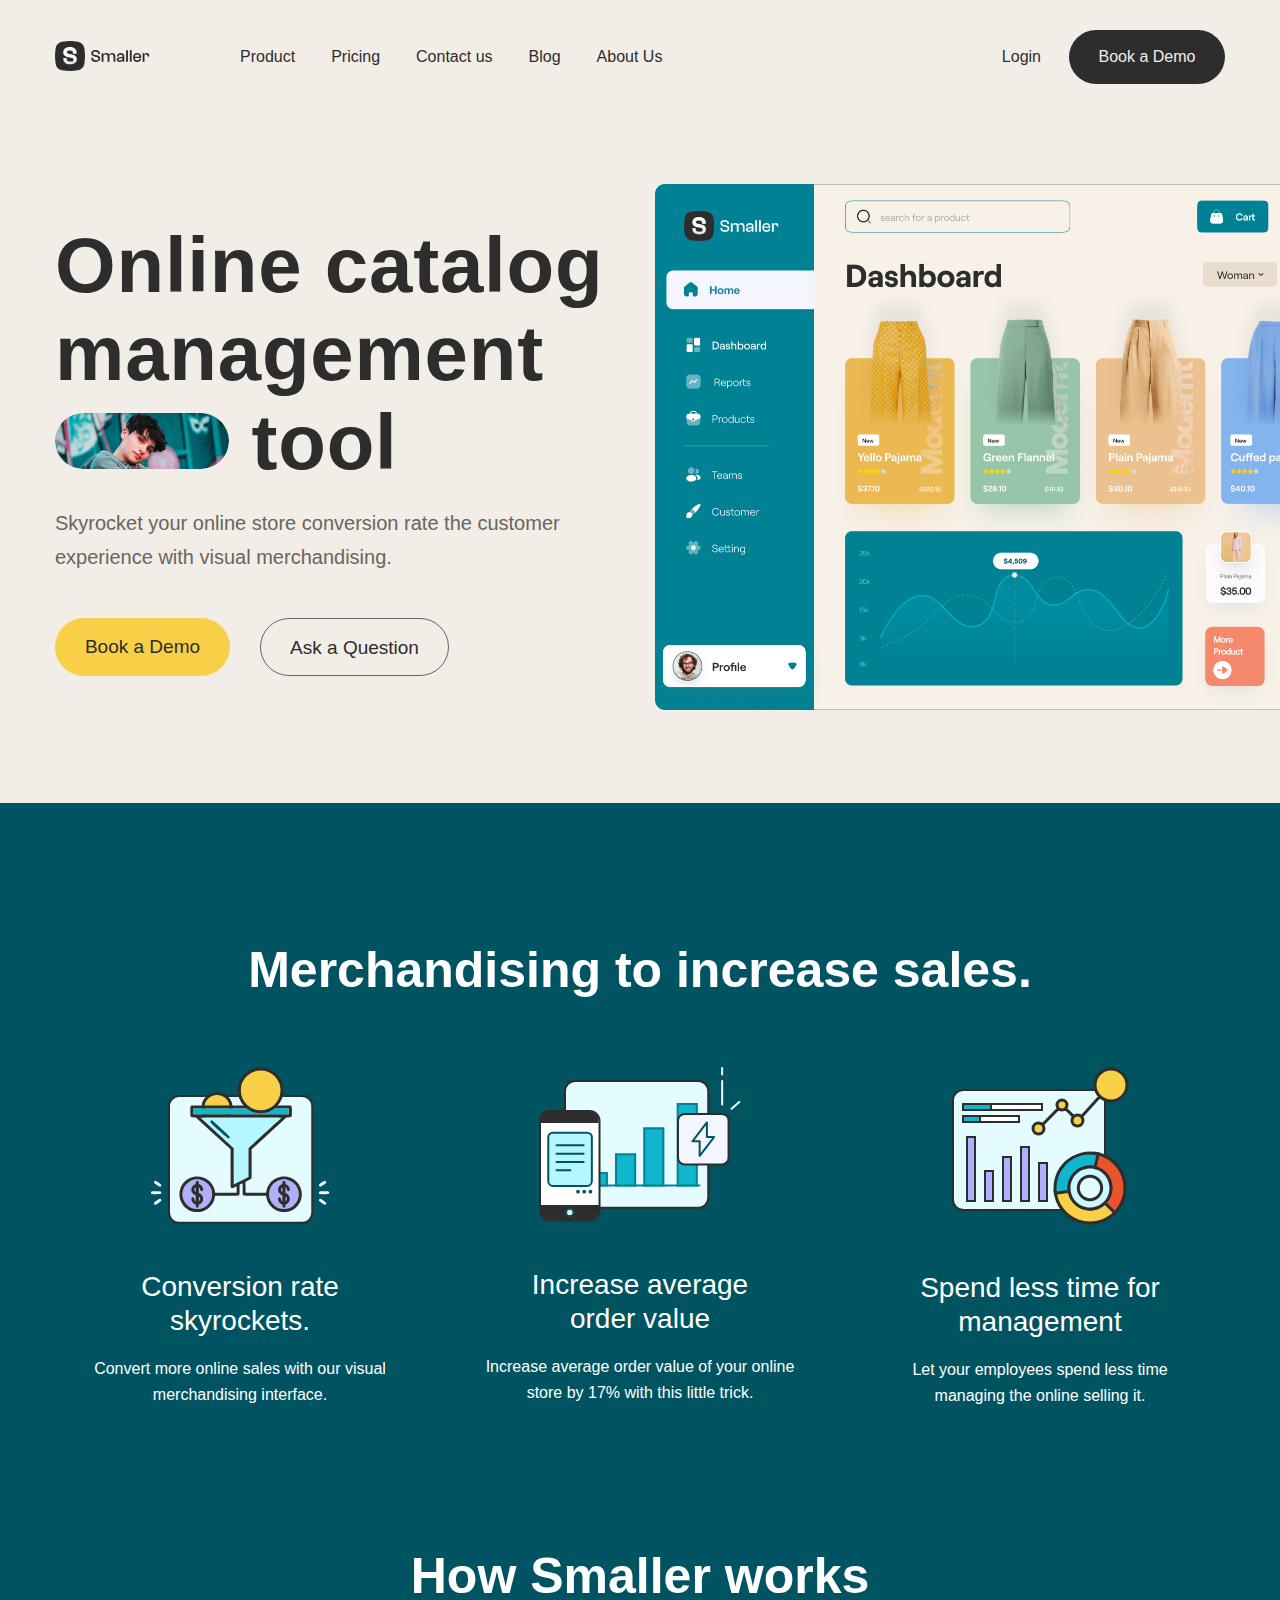
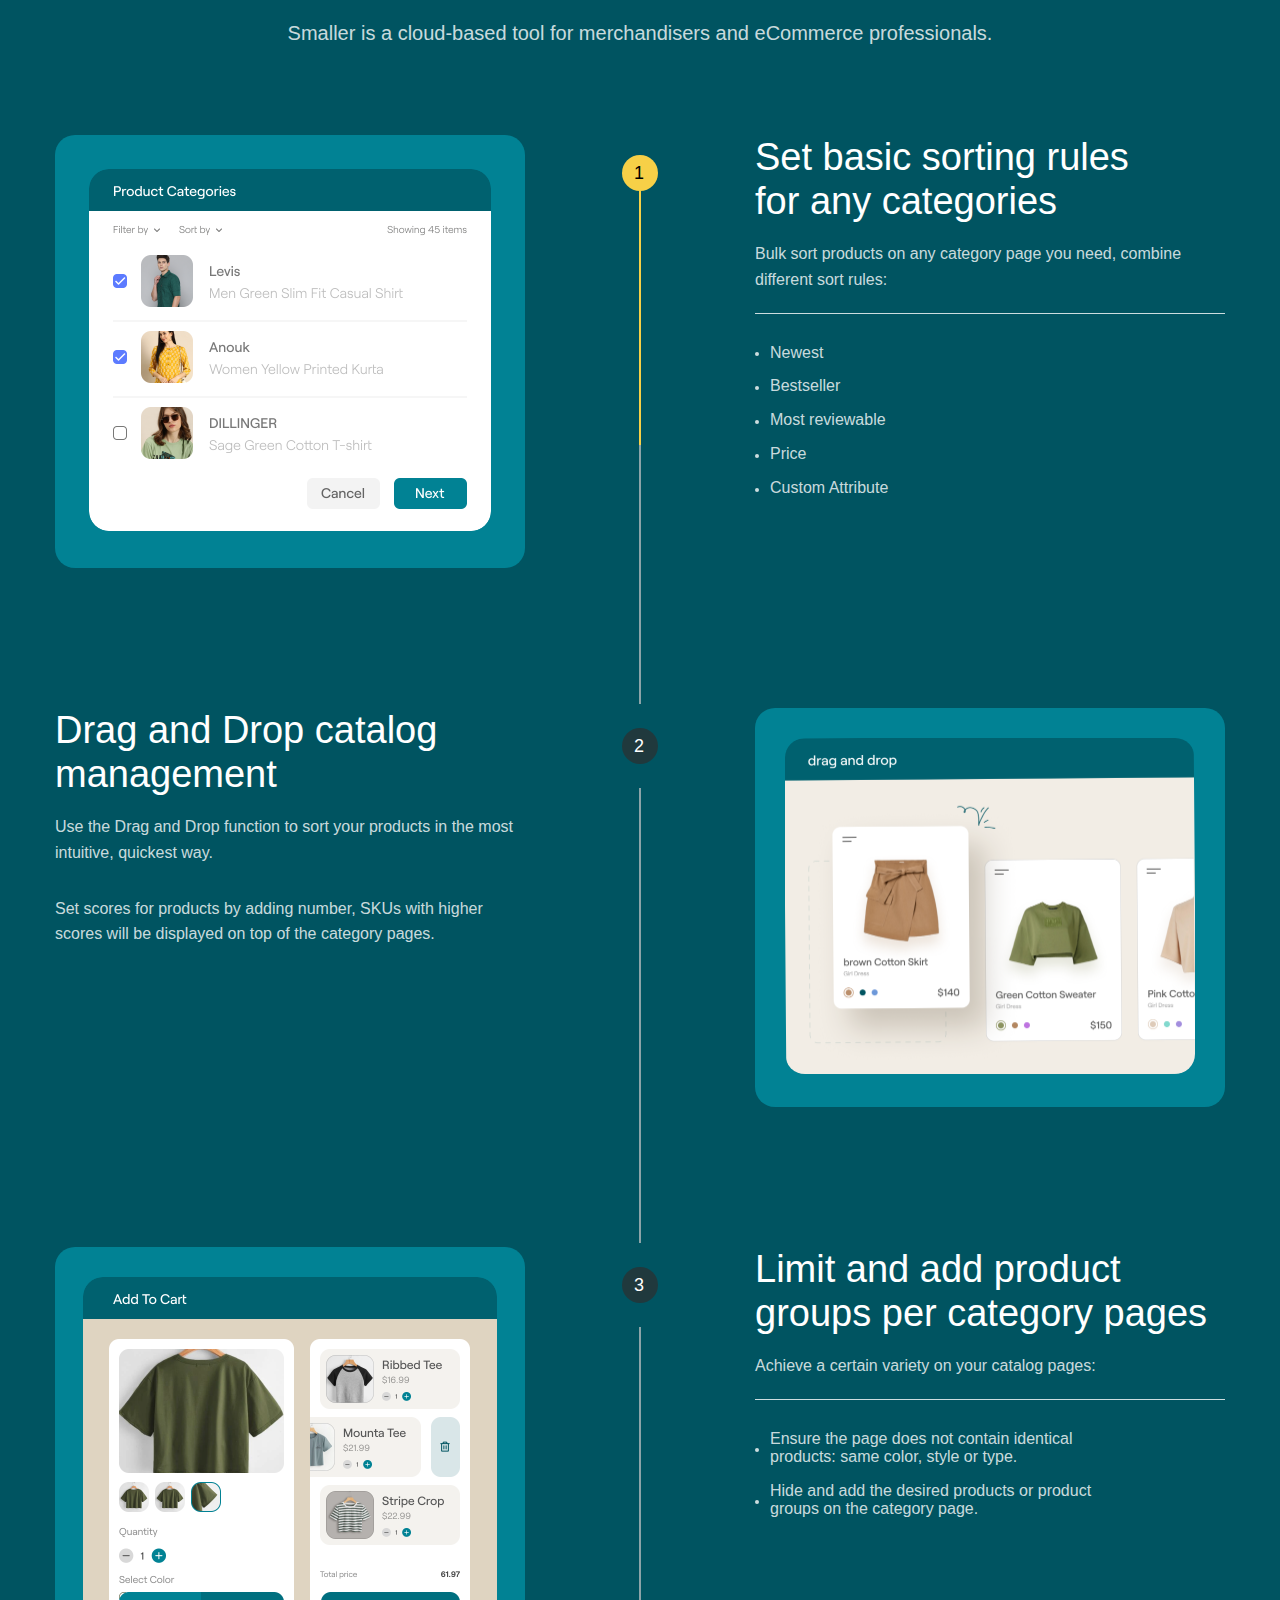
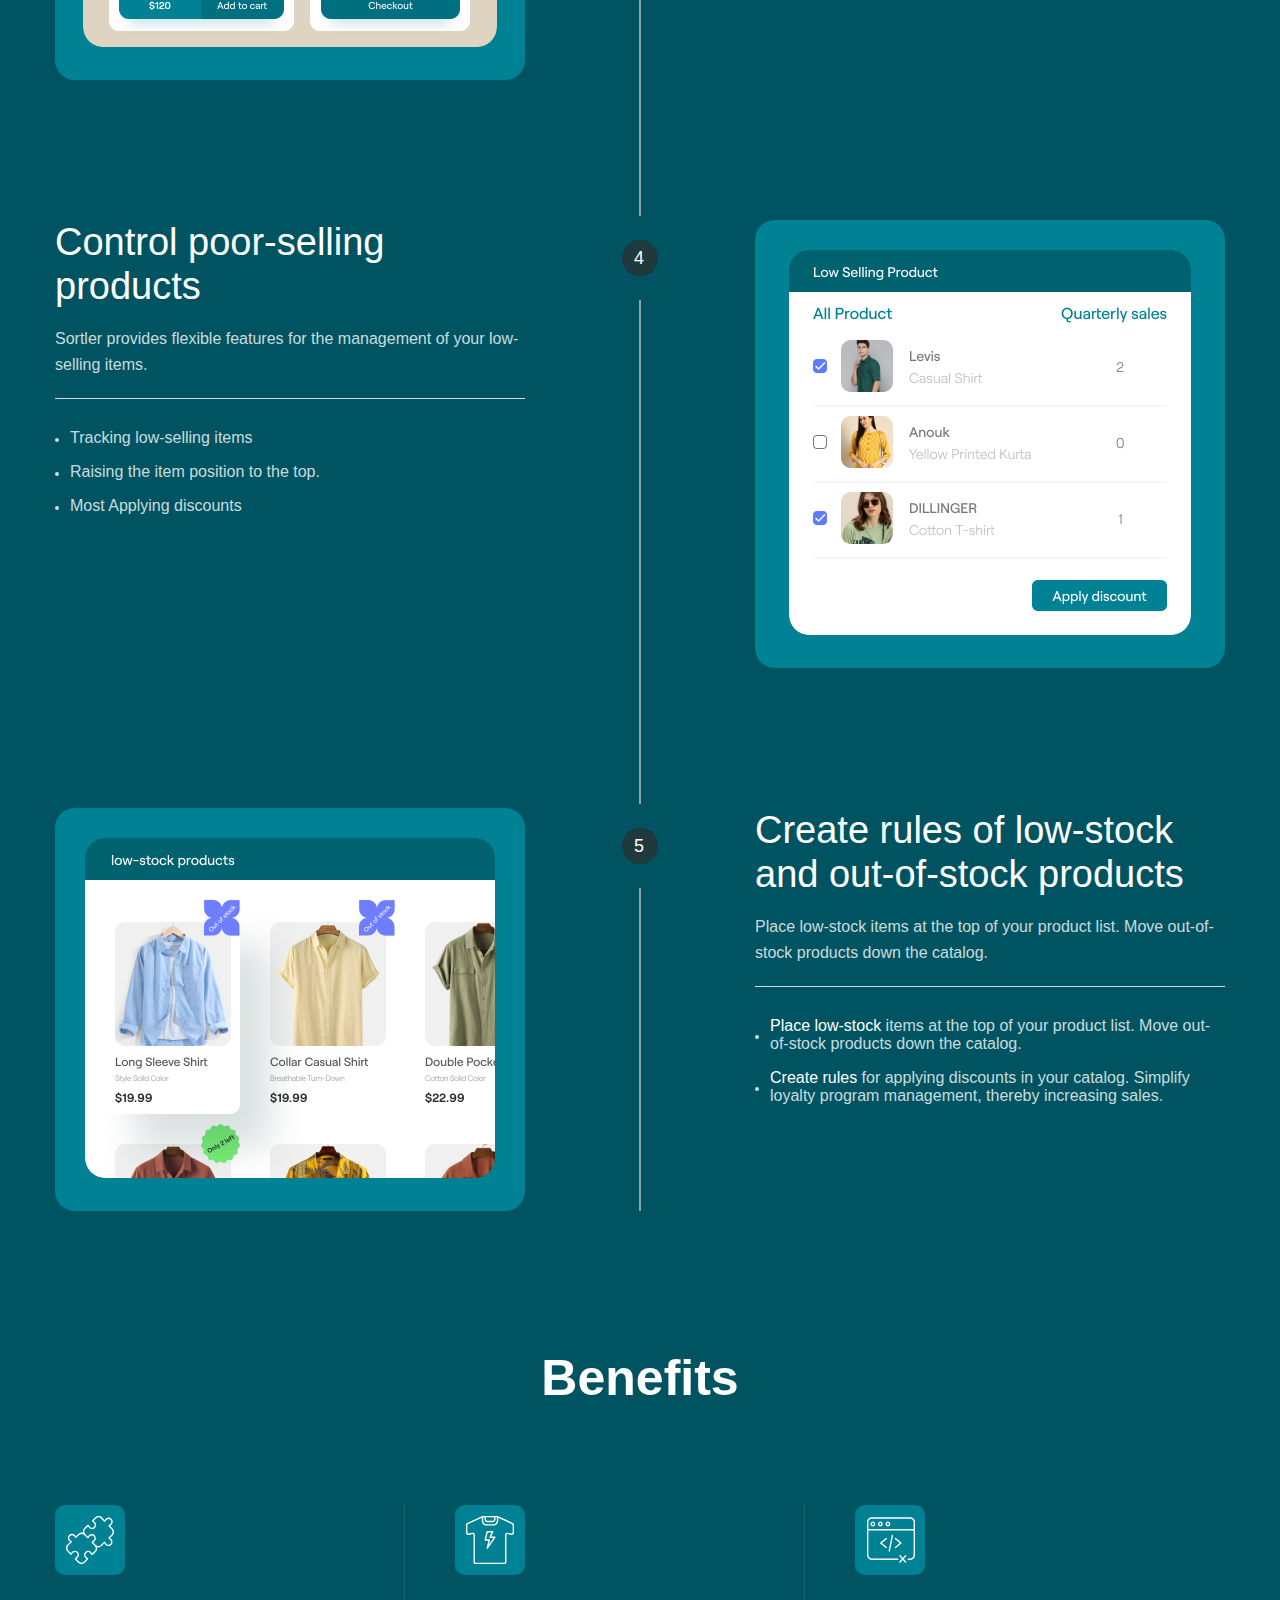
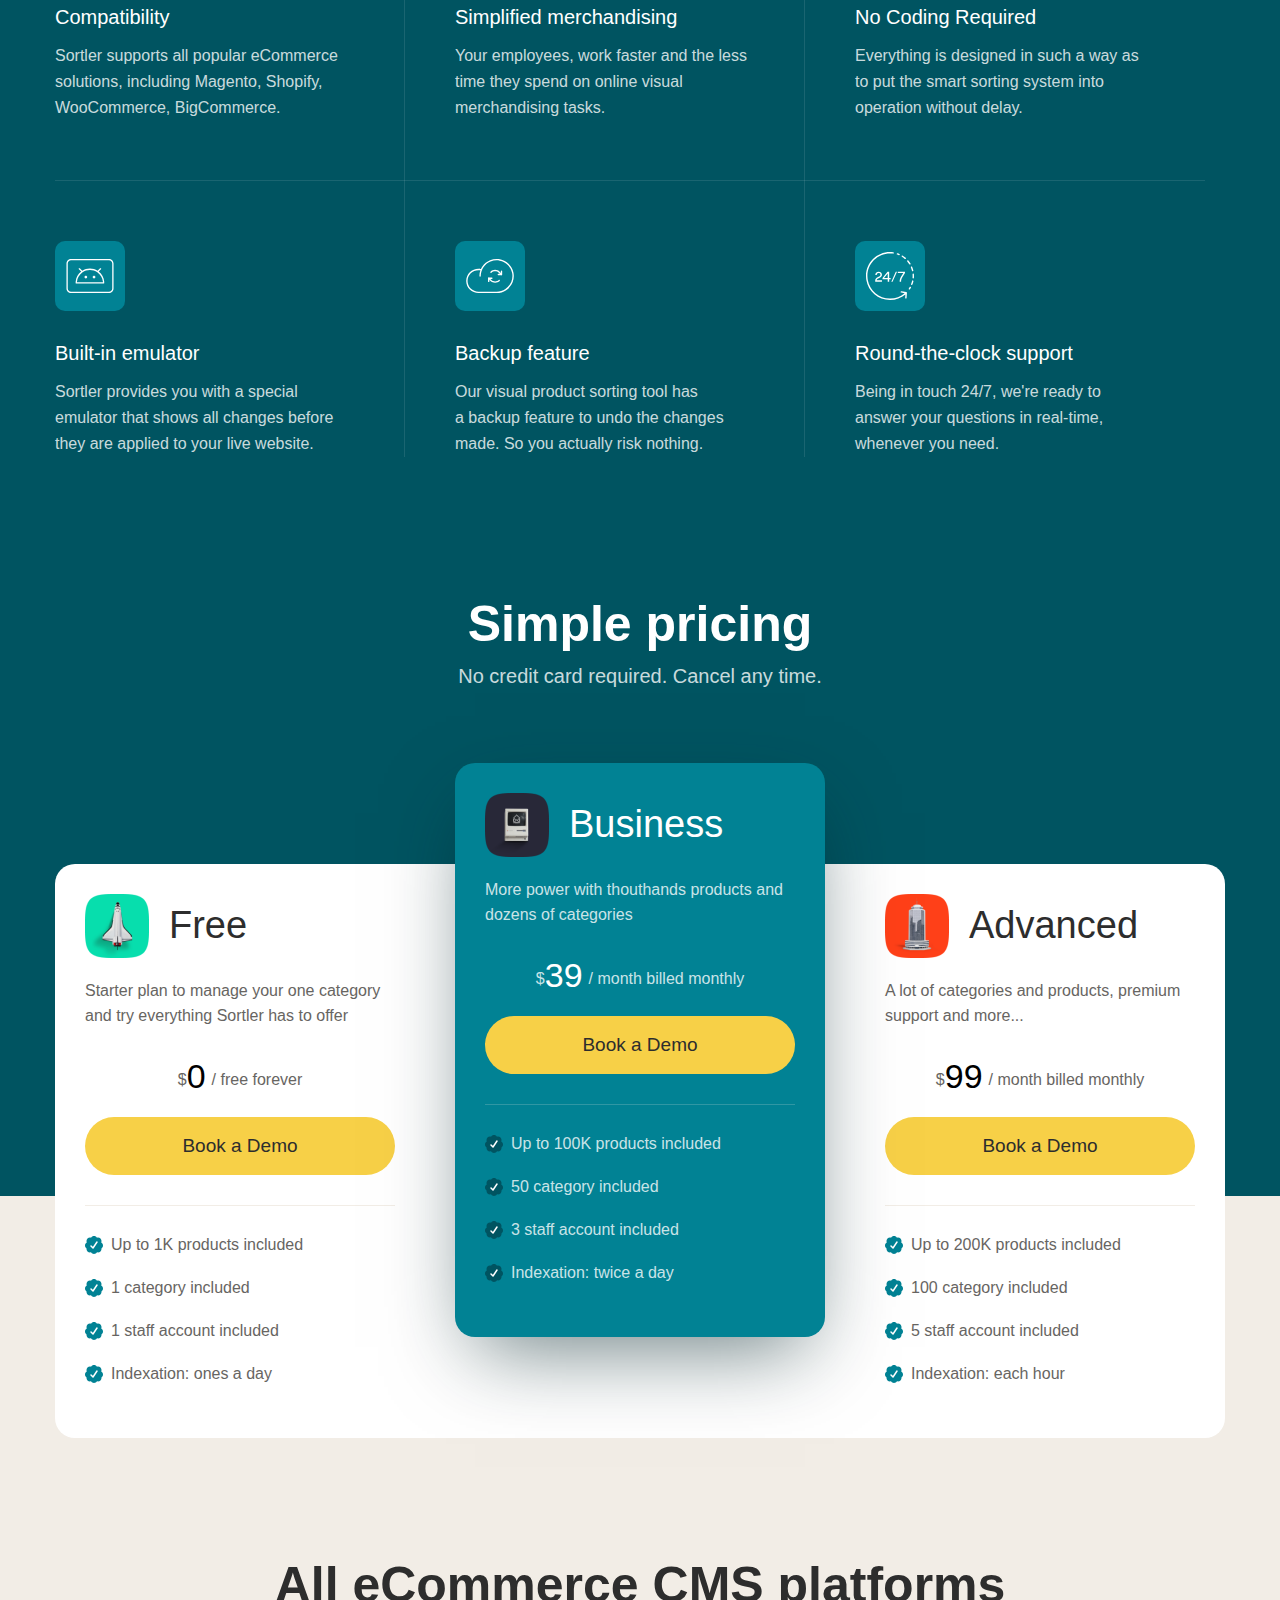
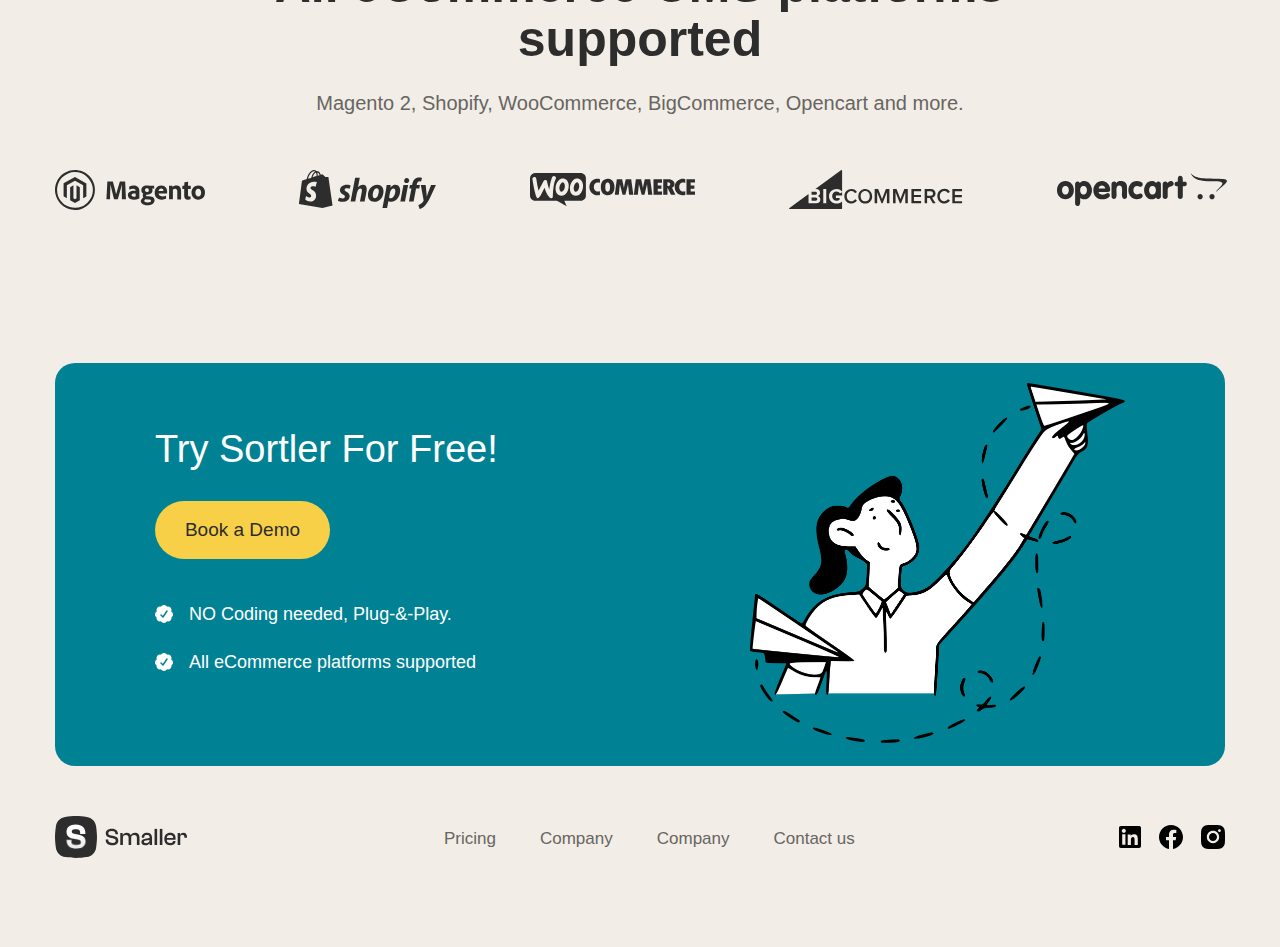
<file: index.html>
<!DOCTYPE html>
<html lang="en">
    <head>
        <meta charset="UTF-8" />
        <meta http-equiv="X-UA-Compatible" content="IE=edge" />
        <meta name="viewport" content="width=device-width, initial-scale=1.0" />
        <title>Smaller</title>

        <!-- Embed Favicon -->
        <link
            rel="apple-touch-icon"
            sizes="57x57"
            href="./assets/favicon/apple-icon-57x57.png"
        />
        <link
            rel="apple-touch-icon"
            sizes="60x60"
            href="./assets/favicon/apple-icon-60x60.png"
        />
        <link
            rel="apple-touch-icon"
            sizes="72x72"
            href="./assets/favicon/apple-icon-72x72.png"
        />
        <link
            rel="apple-touch-icon"
            sizes="76x76"
            href="./assets/favicon/apple-icon-76x76.png"
        />
        <link
            rel="apple-touch-icon"
            sizes="114x114"
            href="./assets/favicon/apple-icon-114x114.png"
        />
        <link
            rel="apple-touch-icon"
            sizes="120x120"
            href="./assets/favicon/apple-icon-120x120.png"
        />
        <link
            rel="apple-touch-icon"
            sizes="144x144"
            href="./assets/favicon/apple-icon-144x144.png"
        />
        <link
            rel="apple-touch-icon"
            sizes="152x152"
            href="./assets/favicon/apple-icon-152x152.png"
        />
        <link
            rel="apple-touch-icon"
            sizes="180x180"
            href="./assets/favicon/apple-icon-180x180.png"
        />
        <link
            rel="icon"
            type="image/png"
            sizes="192x192"
            href="./assets/favicon/android-icon-192x192.png"
        />
        <link
            rel="icon"
            type="image/png"
            sizes="32x32"
            href="./assets/favicon/favicon-32x32.png"
        />
        <link
            rel="icon"
            type="image/png"
            sizes="96x96"
            href="./assets/favicon/favicon-96x96.png"
        />
        <link
            rel="icon"
            type="image/png"
            sizes="16x16"
            href="./assets/favicon/favicon-16x16.png"
        />
        <link rel="manifest" href="./assets/favicon/manifest.json" />
        <meta name="msapplication-TileColor" content="#ffffff" />
        <meta
            name="msapplication-TileImage"
            content="./assets/favicon/ms-icon-144x144.png"
        />
        <meta name="theme-color" content="#ffffff" />

        <!-- Reset CSS -->
        <link rel="stylesheet" href="./assets/css/reset.css" />

        <!-- Embed Fonts -->
        <link rel="preconnect" href="https://fonts.cdnfonts.com" />
        <link
            href="https://fonts.cdnfonts.com/css/roobert?styles=49579,49577,49581"
            rel="stylesheet"
        />

        <!-- Styles CSS -->
        <link rel="stylesheet" href="./assets/css/styles.css" />
    </head>
    <body>
        <!-- Header -->
        <header id="header"></header>

        <!-- Hero -->
        <section class="hero"></section>

        <!-- Main -->
        <main>
            <!-- Sales -->
            <section class="sale"></section>

            <!-- Works -->
            <section class="work"></section>

            <!-- Benefits -->
            <section class="benefit"></section>

            <!-- Pricing -->
            <section id="price"></section>
        </main>

        <!-- Footer -->
        <footer id="footer" class="footer--main-page"></footer>

        <!-- Import Script -->
        <script type="module" src="./assets/js/app.js"></script>
    </body>
</html>
</file>
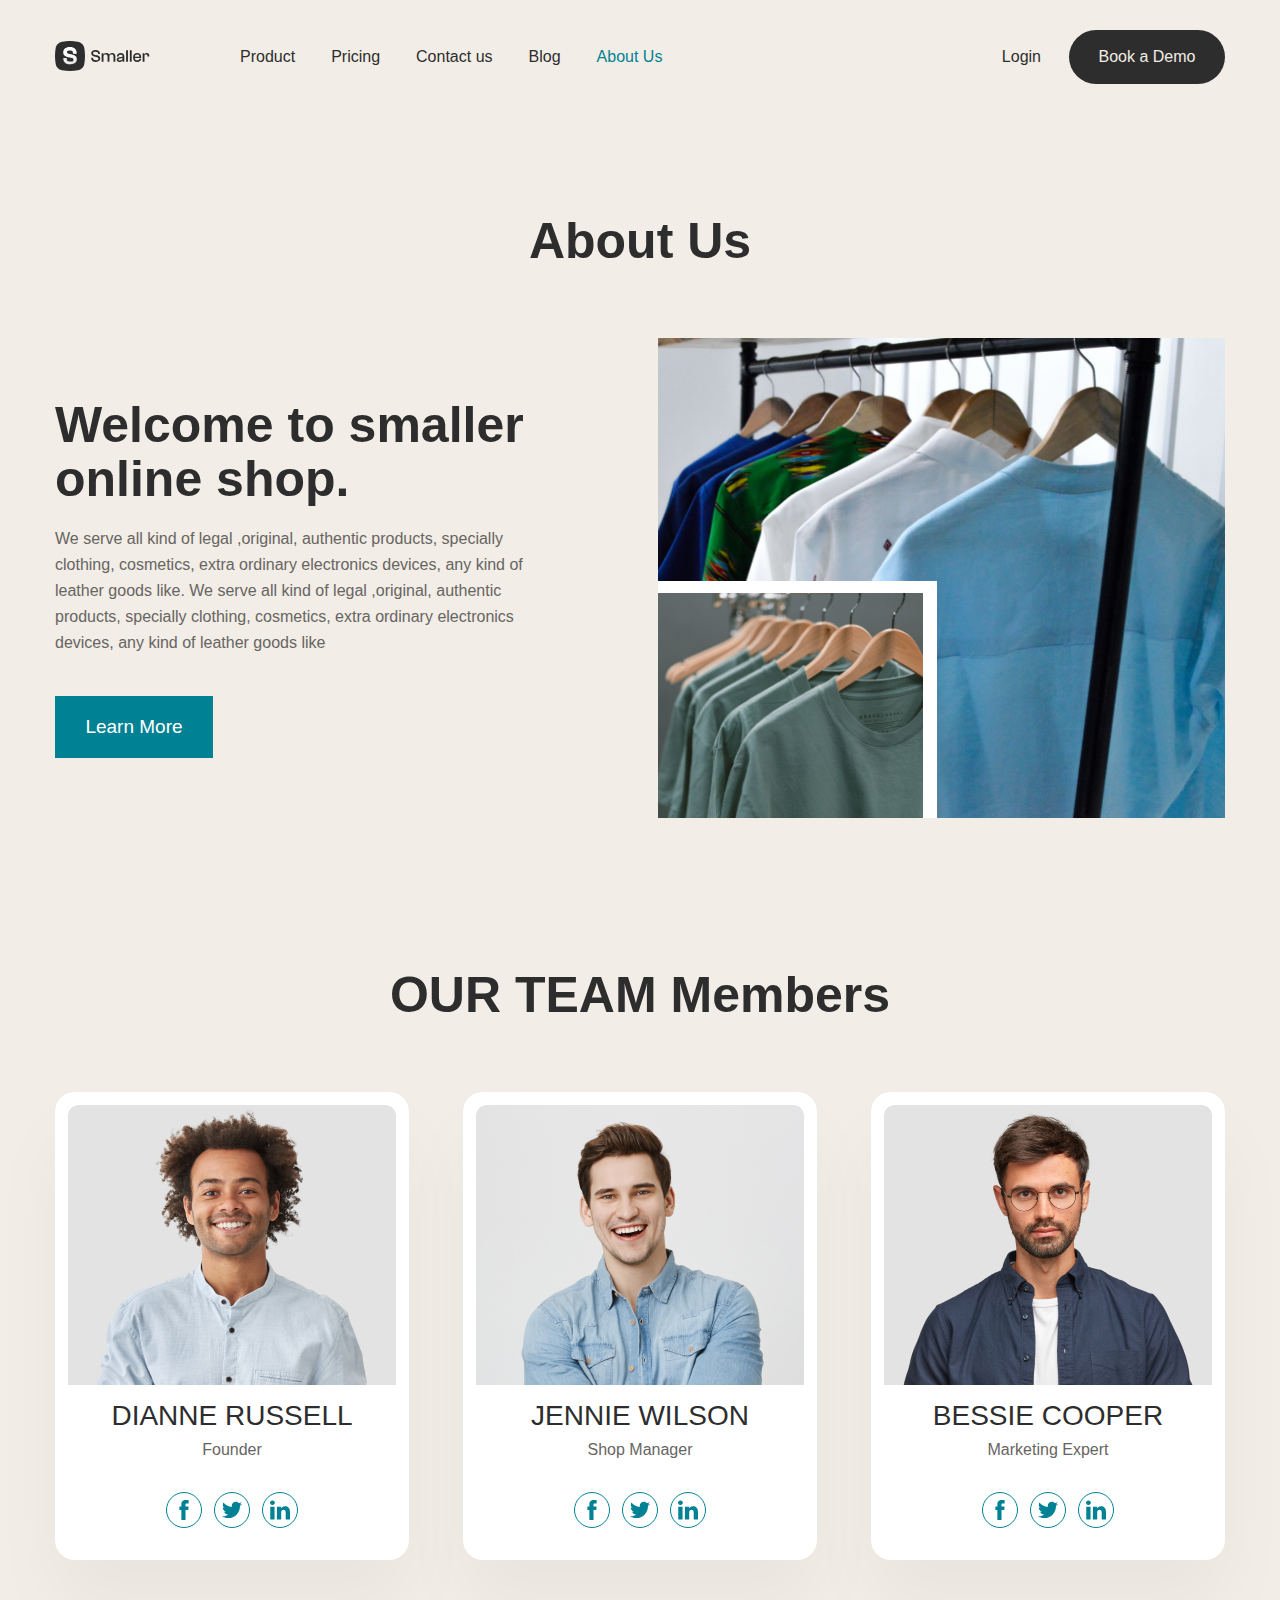
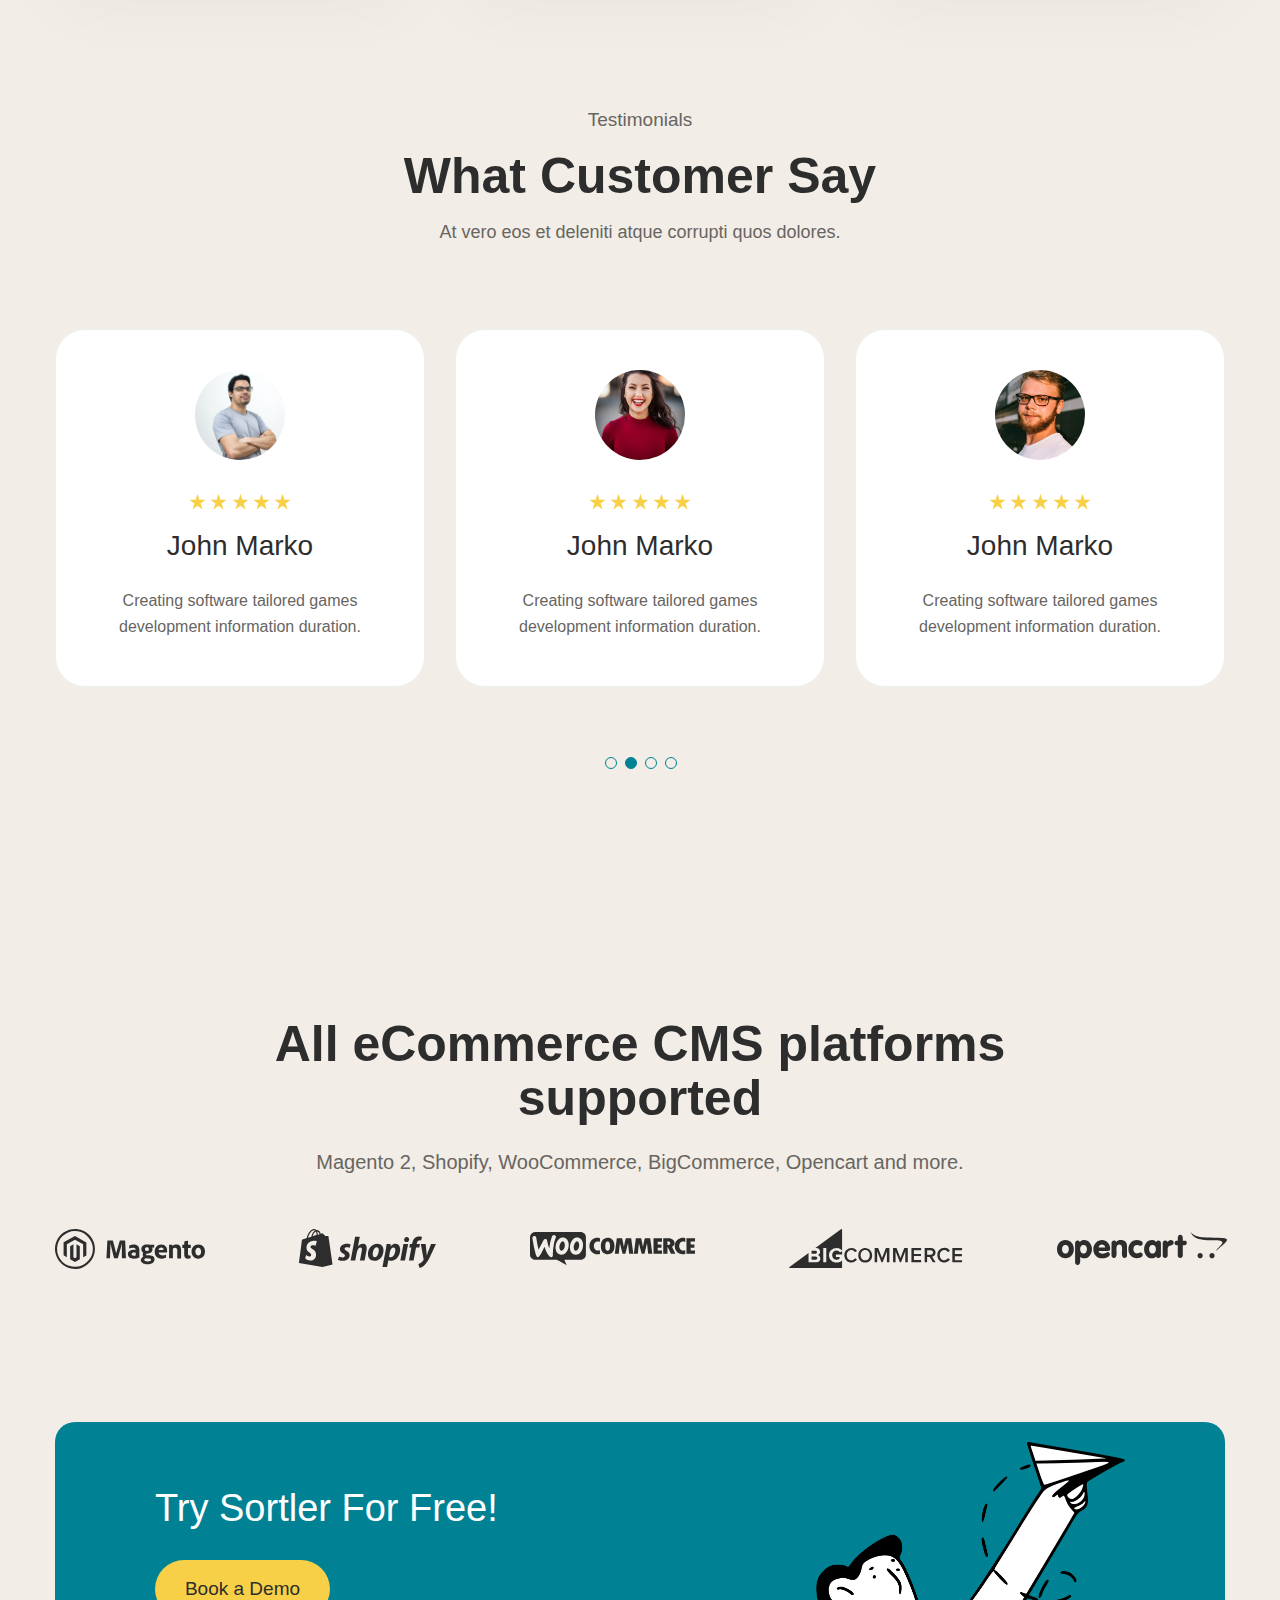
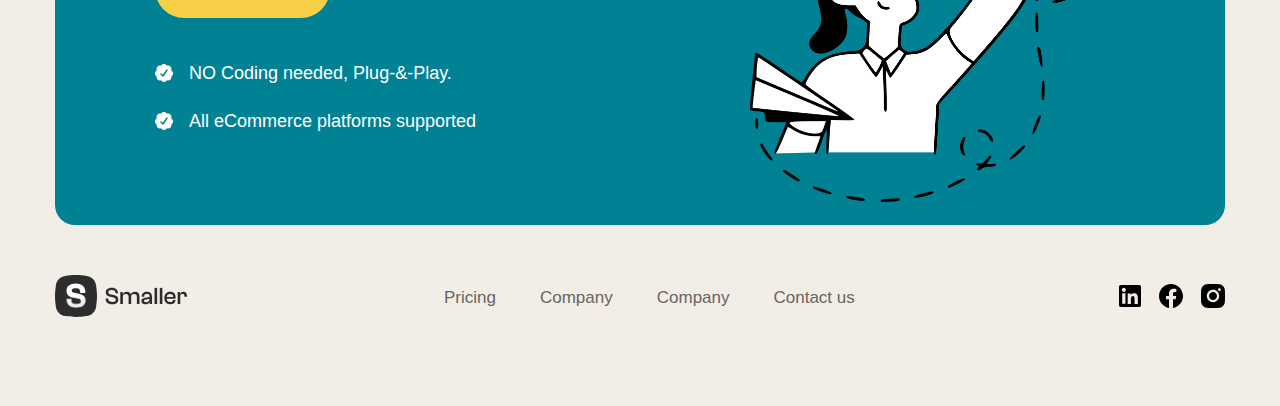
<file: about.html>
<!DOCTYPE html>
<html lang="en">
    <head>
        <meta charset="UTF-8" />
        <meta http-equiv="X-UA-Compatible" content="IE=edge" />
        <meta name="viewport" content="width=device-width, initial-scale=1.0" />
        <title>Smaller</title>

        <!-- Embed Favicon -->
        <link
            rel="apple-touch-icon"
            sizes="57x57"
            href="./assets/favicon/apple-icon-57x57.png"
        />
        <link
            rel="apple-touch-icon"
            sizes="60x60"
            href="./assets/favicon/apple-icon-60x60.png"
        />
        <link
            rel="apple-touch-icon"
            sizes="72x72"
            href="./assets/favicon/apple-icon-72x72.png"
        />
        <link
            rel="apple-touch-icon"
            sizes="76x76"
            href="./assets/favicon/apple-icon-76x76.png"
        />
        <link
            rel="apple-touch-icon"
            sizes="114x114"
            href="./assets/favicon/apple-icon-114x114.png"
        />
        <link
            rel="apple-touch-icon"
            sizes="120x120"
            href="./assets/favicon/apple-icon-120x120.png"
        />
        <link
            rel="apple-touch-icon"
            sizes="144x144"
            href="./assets/favicon/apple-icon-144x144.png"
        />
        <link
            rel="apple-touch-icon"
            sizes="152x152"
            href="./assets/favicon/apple-icon-152x152.png"
        />
        <link
            rel="apple-touch-icon"
            sizes="180x180"
            href="./assets/favicon/apple-icon-180x180.png"
        />
        <link
            rel="icon"
            type="image/png"
            sizes="192x192"
            href="./assets/favicon/android-icon-192x192.png"
        />
        <link
            rel="icon"
            type="image/png"
            sizes="32x32"
            href="./assets/favicon/favicon-32x32.png"
        />
        <link
            rel="icon"
            type="image/png"
            sizes="96x96"
            href="./assets/favicon/favicon-96x96.png"
        />
        <link
            rel="icon"
            type="image/png"
            sizes="16x16"
            href="./assets/favicon/favicon-16x16.png"
        />
        <link rel="manifest" href="./assets/favicon/manifest.json" />
        <meta name="msapplication-TileColor" content="#ffffff" />
        <meta
            name="msapplication-TileImage"
            content="./assets/favicon/ms-icon-144x144.png"
        />
        <meta name="theme-color" content="#ffffff" />

        <!-- Reset CSS -->
        <link rel="stylesheet" href="./assets/css/reset.css" />

        <!-- Embed Fonts -->
        <link rel="preconnect" href="https://fonts.cdnfonts.com" />
        <link
            href="https://fonts.cdnfonts.com/css/roobert?styles=49579,49577,49581"
            rel="stylesheet"
        />

        <!-- Styles CSS -->
        <link rel="stylesheet" href="./assets/css/styles.css" />

        <!-- Style about -->
        <link rel="stylesheet" href="./assets/css/about.css" />
    </head>
    <body>
        <!-- Header -->
        <header id="header"></header>

        <!-- Main -->
        <main>
            <section class="about"></section>
            <section class="member"></section>
            <section class="customer"></section>
        </main>

        <!-- Footer -->
        <footer id="footer"></footer>

        <!-- Import Script -->
        <script type="module" src="./assets/js/app.js"></script>
    </body>
</html>
</file>
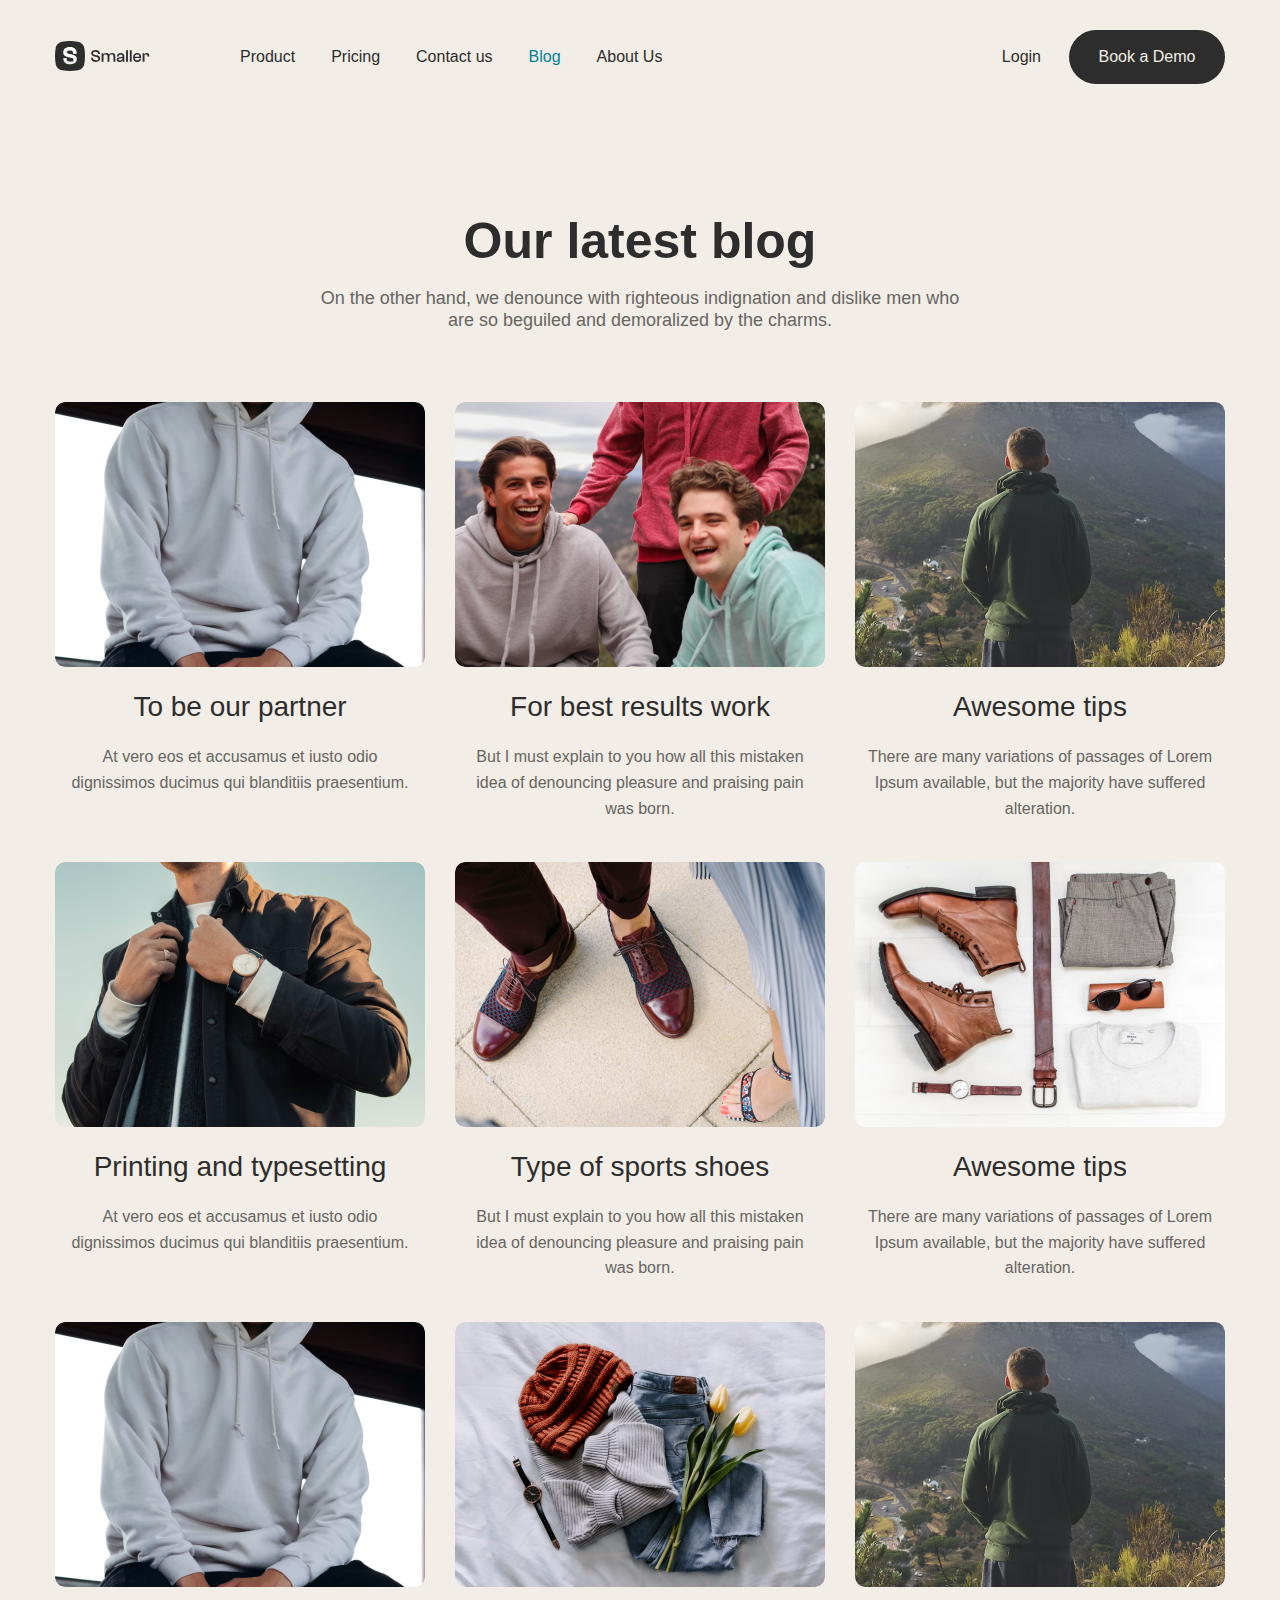
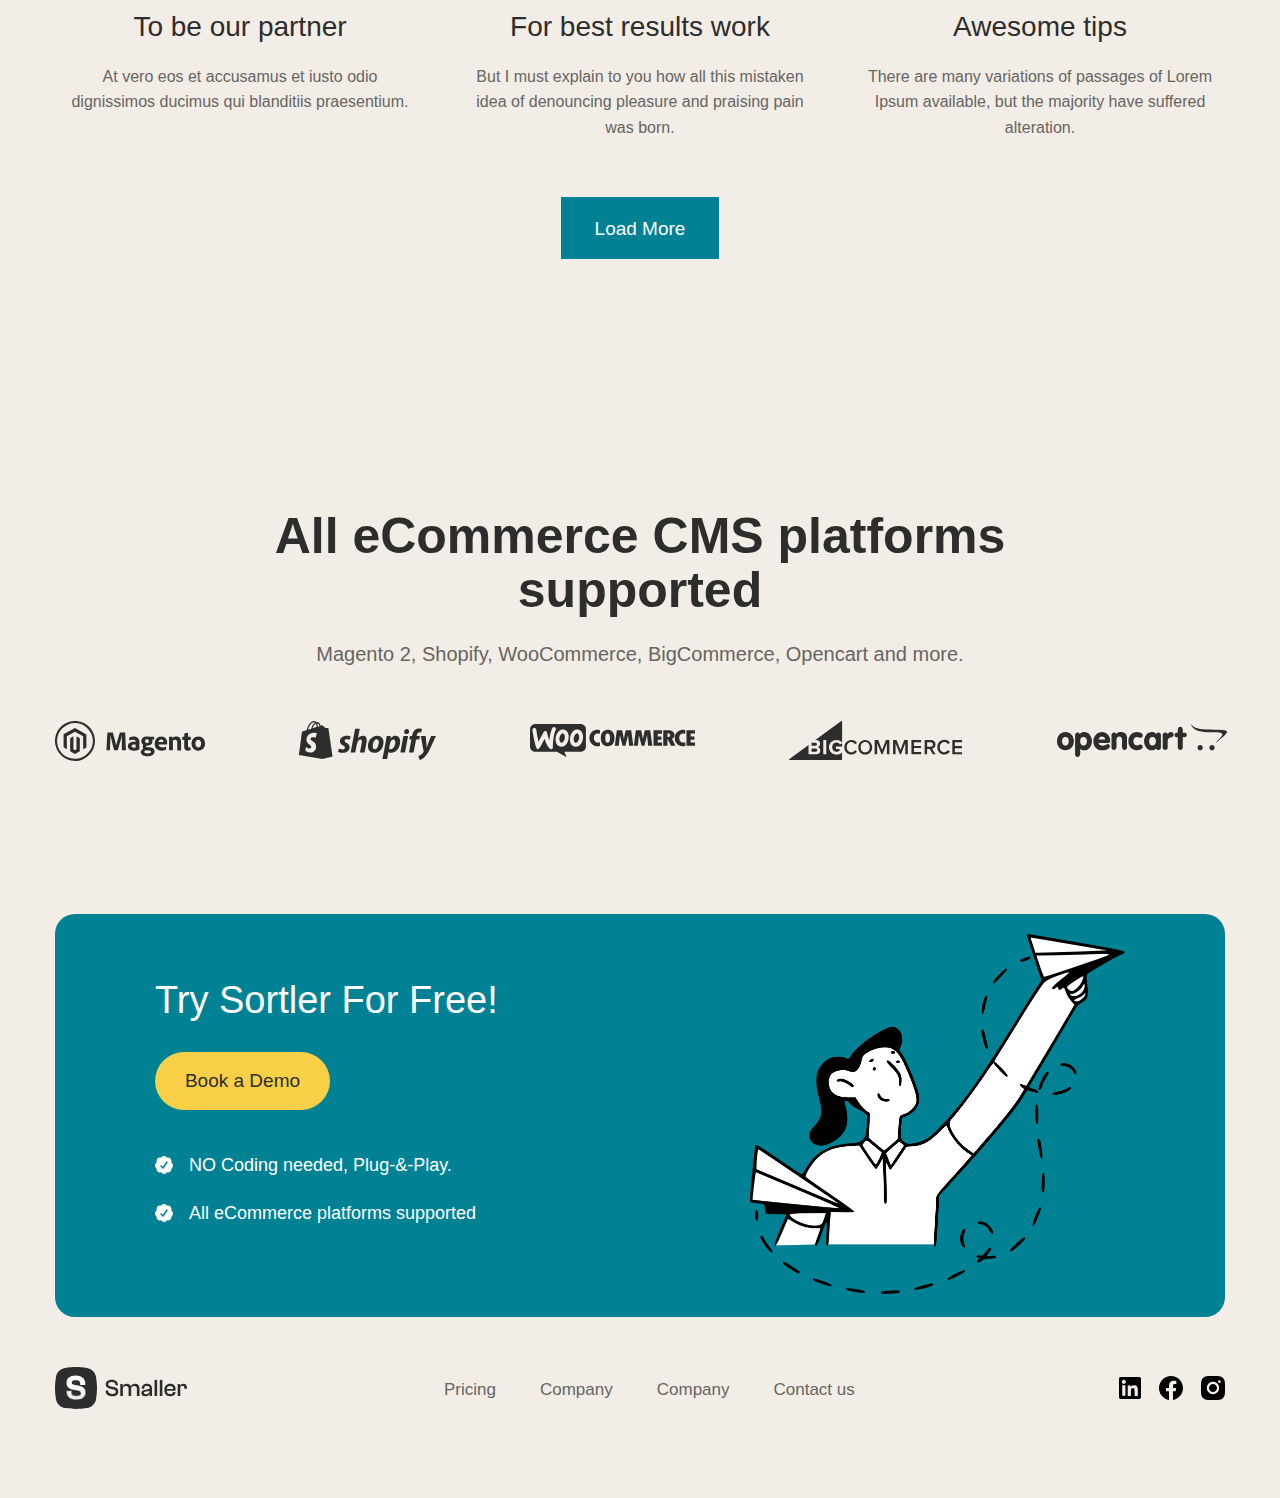
<file: blog.html>
<!DOCTYPE html>
<html lang="en">
    <head>
        <meta charset="UTF-8" />
        <meta http-equiv="X-UA-Compatible" content="IE=edge" />
        <meta name="viewport" content="width=device-width, initial-scale=1.0" />
        <title>Smaller</title>

        <!-- Embed Favicon -->
        <link
            rel="apple-touch-icon"
            sizes="57x57"
            href="./assets/favicon/apple-icon-57x57.png"
        />
        <link
            rel="apple-touch-icon"
            sizes="60x60"
            href="./assets/favicon/apple-icon-60x60.png"
        />
        <link
            rel="apple-touch-icon"
            sizes="72x72"
            href="./assets/favicon/apple-icon-72x72.png"
        />
        <link
            rel="apple-touch-icon"
            sizes="76x76"
            href="./assets/favicon/apple-icon-76x76.png"
        />
        <link
            rel="apple-touch-icon"
            sizes="114x114"
            href="./assets/favicon/apple-icon-114x114.png"
        />
        <link
            rel="apple-touch-icon"
            sizes="120x120"
            href="./assets/favicon/apple-icon-120x120.png"
        />
        <link
            rel="apple-touch-icon"
            sizes="144x144"
            href="./assets/favicon/apple-icon-144x144.png"
        />
        <link
            rel="apple-touch-icon"
            sizes="152x152"
            href="./assets/favicon/apple-icon-152x152.png"
        />
        <link
            rel="apple-touch-icon"
            sizes="180x180"
            href="./assets/favicon/apple-icon-180x180.png"
        />
        <link
            rel="icon"
            type="image/png"
            sizes="192x192"
            href="./assets/favicon/android-icon-192x192.png"
        />
        <link
            rel="icon"
            type="image/png"
            sizes="32x32"
            href="./assets/favicon/favicon-32x32.png"
        />
        <link
            rel="icon"
            type="image/png"
            sizes="96x96"
            href="./assets/favicon/favicon-96x96.png"
        />
        <link
            rel="icon"
            type="image/png"
            sizes="16x16"
            href="./assets/favicon/favicon-16x16.png"
        />
        <link rel="manifest" href="./assets/favicon/manifest.json" />
        <meta name="msapplication-TileColor" content="#ffffff" />
        <meta
            name="msapplication-TileImage"
            content="./assets/favicon/ms-icon-144x144.png"
        />
        <meta name="theme-color" content="#ffffff" />

        <!-- Reset CSS -->
        <link rel="stylesheet" href="./assets/css/reset.css" />

        <!-- Embed Fonts -->
        <link rel="preconnect" href="https://fonts.cdnfonts.com" />
        <link
            href="https://fonts.cdnfonts.com/css/roobert?styles=49579,49577,49581"
            rel="stylesheet"
        />

        <!-- Styles CSS -->
        <link rel="stylesheet" href="./assets/css/styles.css" />
    </head>
    <body>
        <!-- Header -->
        <header id="header"></header>

        <!-- Main -->
        <main>
            <div class="blog"></div>
        </main>

        <!-- Footer -->
        <footer id="footer"></footer>

        <!-- Import Script -->
        <script type="module" src="./assets/js/app.js"></script>
    </body>
</html>
</file>
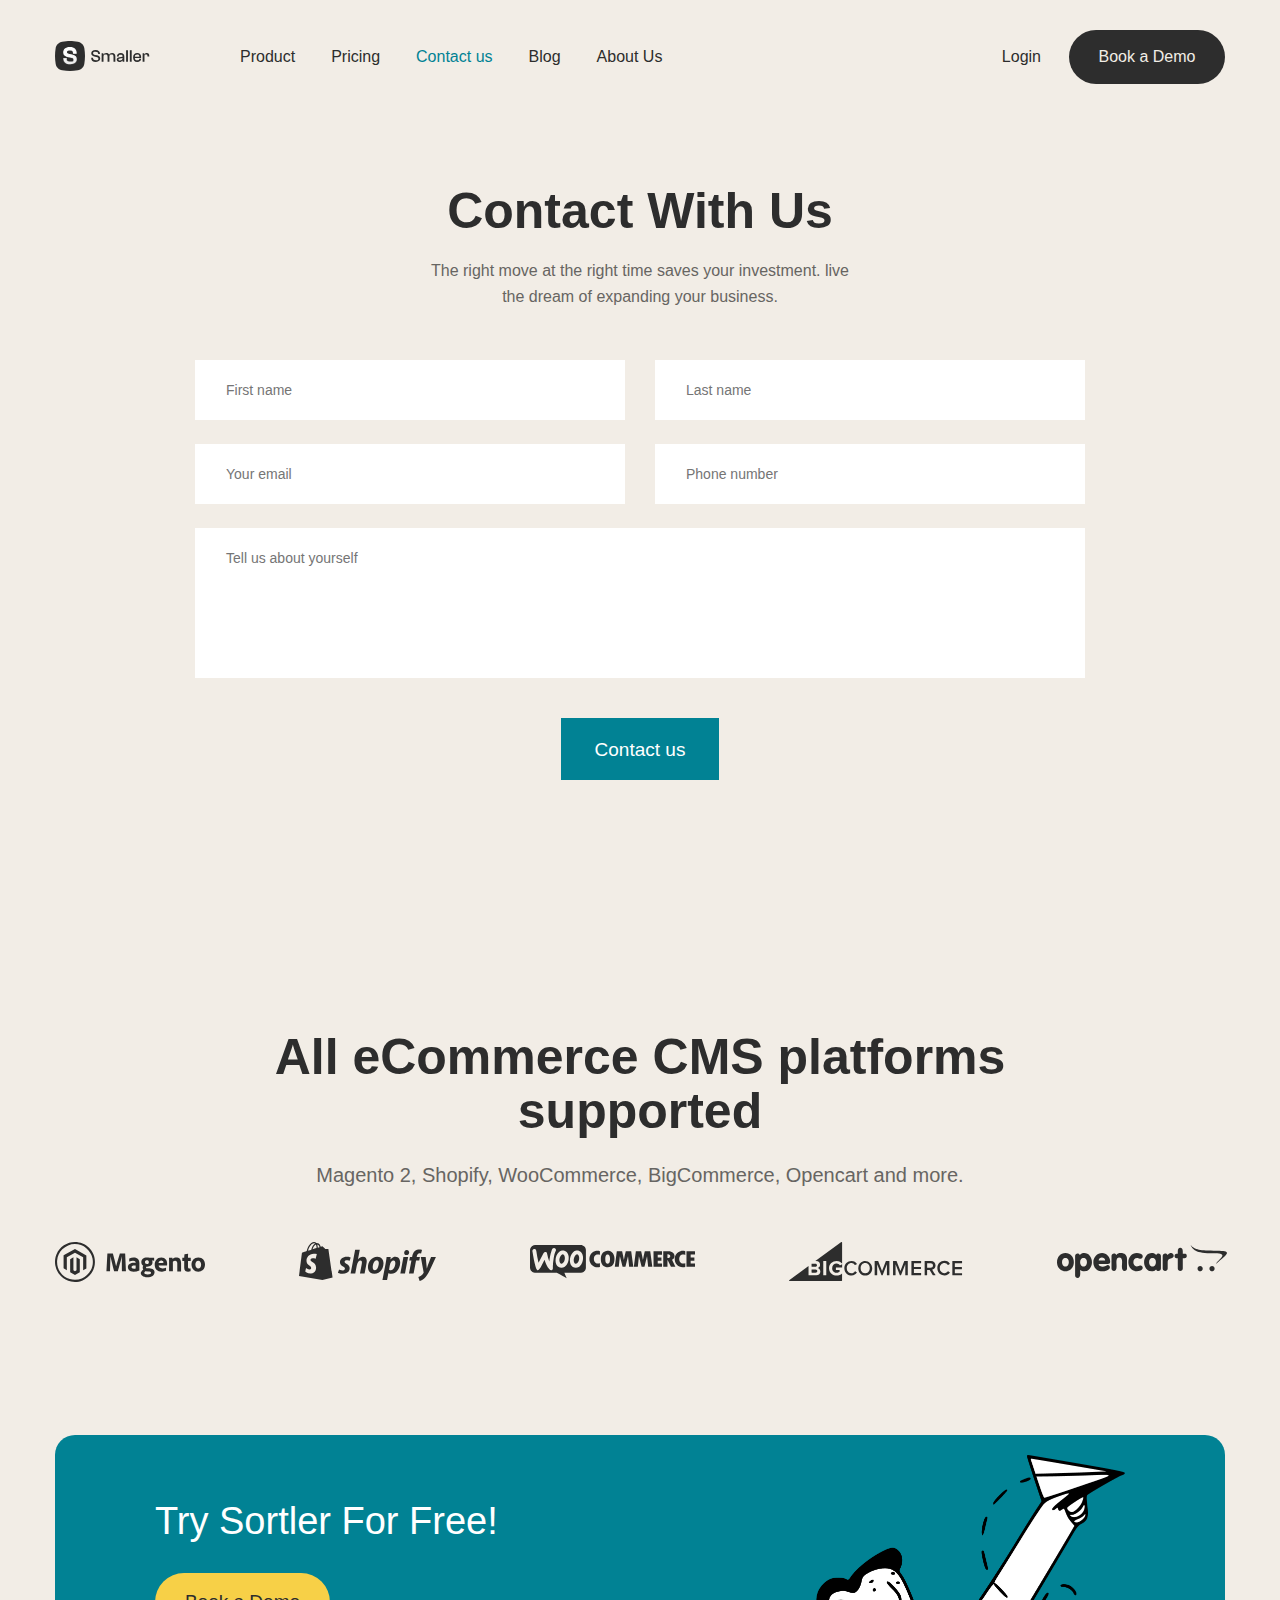
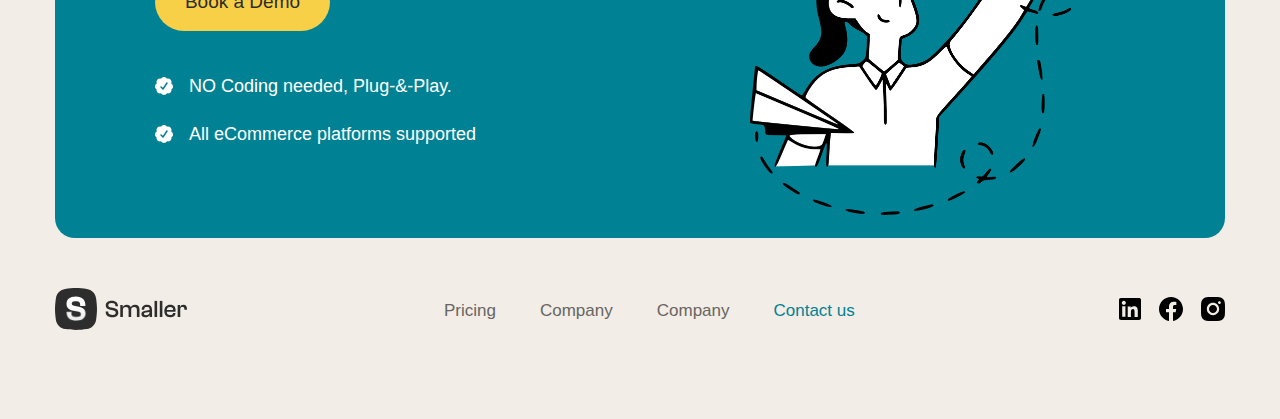
<file: contact.html>
<!DOCTYPE html>
<html lang="en">
    <head>
        <meta charset="UTF-8" />
        <meta http-equiv="X-UA-Compatible" content="IE=edge" />
        <meta name="viewport" content="width=device-width, initial-scale=1.0" />
        <title>Smaller</title>

        <!-- Embed Favicon -->
        <link
            rel="apple-touch-icon"
            sizes="57x57"
            href="./assets/favicon/apple-icon-57x57.png"
        />
        <link
            rel="apple-touch-icon"
            sizes="60x60"
            href="./assets/favicon/apple-icon-60x60.png"
        />
        <link
            rel="apple-touch-icon"
            sizes="72x72"
            href="./assets/favicon/apple-icon-72x72.png"
        />
        <link
            rel="apple-touch-icon"
            sizes="76x76"
            href="./assets/favicon/apple-icon-76x76.png"
        />
        <link
            rel="apple-touch-icon"
            sizes="114x114"
            href="./assets/favicon/apple-icon-114x114.png"
        />
        <link
            rel="apple-touch-icon"
            sizes="120x120"
            href="./assets/favicon/apple-icon-120x120.png"
        />
        <link
            rel="apple-touch-icon"
            sizes="144x144"
            href="./assets/favicon/apple-icon-144x144.png"
        />
        <link
            rel="apple-touch-icon"
            sizes="152x152"
            href="./assets/favicon/apple-icon-152x152.png"
        />
        <link
            rel="apple-touch-icon"
            sizes="180x180"
            href="./assets/favicon/apple-icon-180x180.png"
        />
        <link
            rel="icon"
            type="image/png"
            sizes="192x192"
            href="./assets/favicon/android-icon-192x192.png"
        />
        <link
            rel="icon"
            type="image/png"
            sizes="32x32"
            href="./assets/favicon/favicon-32x32.png"
        />
        <link
            rel="icon"
            type="image/png"
            sizes="96x96"
            href="./assets/favicon/favicon-96x96.png"
        />
        <link
            rel="icon"
            type="image/png"
            sizes="16x16"
            href="./assets/favicon/favicon-16x16.png"
        />
        <link rel="manifest" href="./assets/favicon/manifest.json" />
        <meta name="msapplication-TileColor" content="#ffffff" />
        <meta
            name="msapplication-TileImage"
            content="./assets/favicon/ms-icon-144x144.png"
        />
        <meta name="theme-color" content="#ffffff" />

        <!-- Reset CSS -->
        <link rel="stylesheet" href="./assets/css/reset.css" />

        <!-- Embed Fonts -->
        <link rel="preconnect" href="https://fonts.cdnfonts.com" />
        <link
            href="https://fonts.cdnfonts.com/css/roobert?styles=49579,49577,49581"
            rel="stylesheet"
        />

        <!-- Styles CSS -->
        <link rel="stylesheet" href="./assets/css/styles.css" />
    </head>
    <body>
        <!-- Header -->
        <header id="header"></header>

        <!-- Main -->
        <main>
            <section class="contact">
                <div class="container">
                    <h1 class="contact__heading">Contact With Us</h1>
                    <p class="contact__desc">
                        The right move at the right time saves your investment.
                        live the dream of expanding your business.
                    </p>
                    <form action="" method="POST" class="contact__form">
                        <div class="contact__form-group">
                            <input
                                type="text"
                                class="contact__form-input"
                                name="firstName"
                                id="firstName"
                                placeholder="First name"
                                required
                            />

                            <input
                                type="text"
                                class="contact__form-input"
                                name="lastName"
                                id="lastName"
                                placeholder="Last name"
                                required
                            />
                        </div>

                        <div class="contact__form-group">
                            <input
                                type="email"
                                class="contact__form-input"
                                name="email"
                                id="email"
                                placeholder="Your email"
                                required
                                pattern="[a-z0-9._%+-]+@[a-z0-9.-]+\.[a-z]{2,4}$"
                            />

                            <input
                                type="tel"
                                class="contact__form-input"
                                name="phone"
                                id="phone"
                                placeholder="Phone number"
                                required
                                pattern="^(0|\+?84)(3|5|7|8|9)[0-9]{8}$"
                            />
                        </div>
                        <div class="contact__form-group">
                            <textarea
                                class="contact__form-textarea"
                                name="yourself"
                                id="yourself"
                                placeholder="Tell us about yourself"
                                minlength="10"
                            ></textarea>
                        </div>
                        <div class="contact__form-group">
                            <button
                                type="submit"
                                class="contact__form-submit btn--secondary"
                            >
                                Contact us
                            </button>
                        </div>
                    </form>
                </div>
            </section>
        </main>

        <!-- Footer -->
        <footer id="footer"></footer>

        <!-- Import Script -->
        <script src="./assets/js/contact.js"></script>
        <script type="module" src="./assets/js/app.js"></script>
    </body>
</html>
</file>
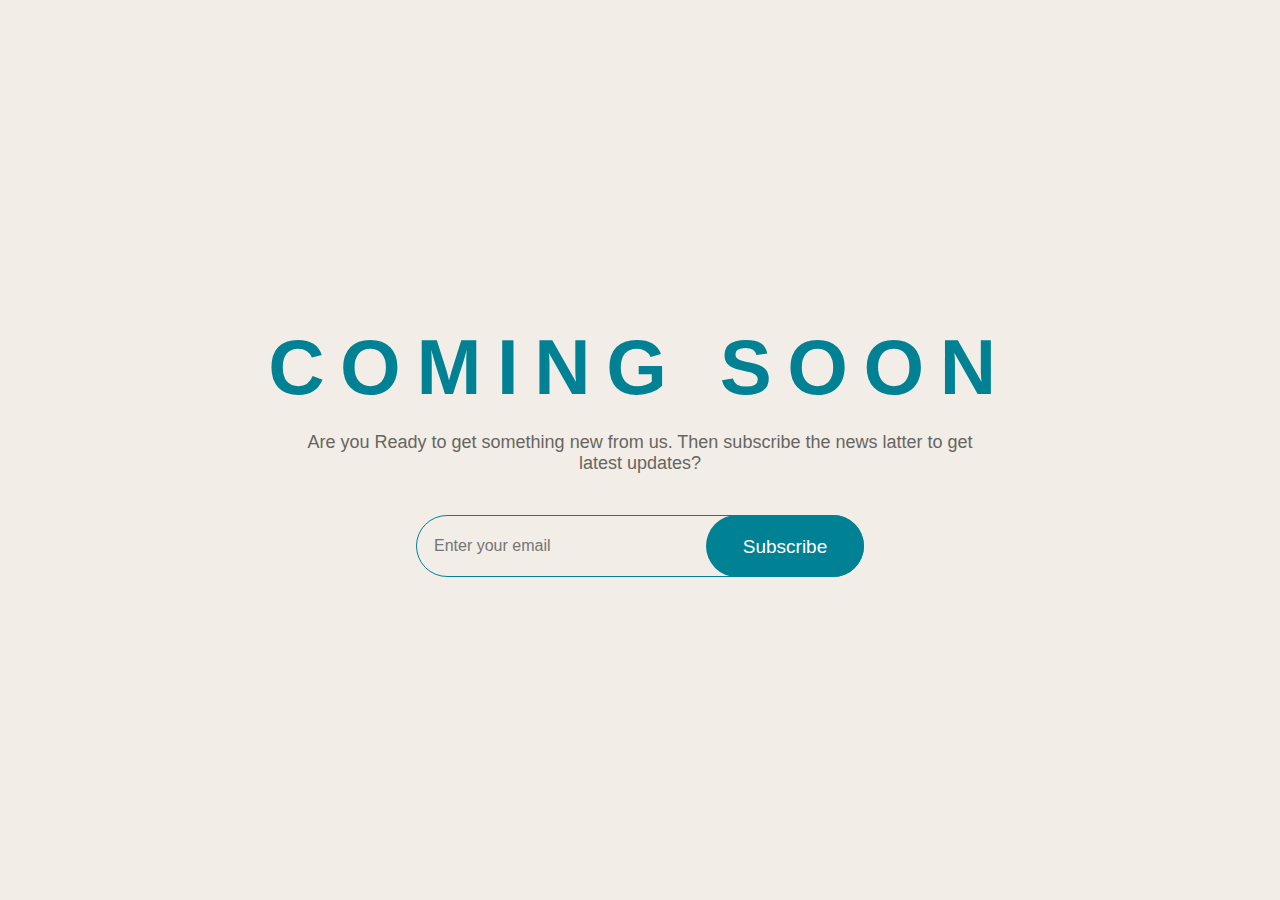
<file: forthcoming.html>
<!DOCTYPE html>
<html lang="en">
    <head>
        <meta charset="UTF-8" />
        <meta http-equiv="X-UA-Compatible" content="IE=edge" />
        <meta name="viewport" content="width=device-width, initial-scale=1.0" />
        <title>Smaller</title>

        <!-- Embed Favicon -->
        <link
            rel="apple-touch-icon"
            sizes="57x57"
            href="./assets/favicon/apple-icon-57x57.png"
        />
        <link
            rel="apple-touch-icon"
            sizes="60x60"
            href="./assets/favicon/apple-icon-60x60.png"
        />
        <link
            rel="apple-touch-icon"
            sizes="72x72"
            href="./assets/favicon/apple-icon-72x72.png"
        />
        <link
            rel="apple-touch-icon"
            sizes="76x76"
            href="./assets/favicon/apple-icon-76x76.png"
        />
        <link
            rel="apple-touch-icon"
            sizes="114x114"
            href="./assets/favicon/apple-icon-114x114.png"
        />
        <link
            rel="apple-touch-icon"
            sizes="120x120"
            href="./assets/favicon/apple-icon-120x120.png"
        />
        <link
            rel="apple-touch-icon"
            sizes="144x144"
            href="./assets/favicon/apple-icon-144x144.png"
        />
        <link
            rel="apple-touch-icon"
            sizes="152x152"
            href="./assets/favicon/apple-icon-152x152.png"
        />
        <link
            rel="apple-touch-icon"
            sizes="180x180"
            href="./assets/favicon/apple-icon-180x180.png"
        />
        <link
            rel="icon"
            type="image/png"
            sizes="192x192"
            href="./assets/favicon/android-icon-192x192.png"
        />
        <link
            rel="icon"
            type="image/png"
            sizes="32x32"
            href="./assets/favicon/favicon-32x32.png"
        />
        <link
            rel="icon"
            type="image/png"
            sizes="96x96"
            href="./assets/favicon/favicon-96x96.png"
        />
        <link
            rel="icon"
            type="image/png"
            sizes="16x16"
            href="./assets/favicon/favicon-16x16.png"
        />
        <link rel="manifest" href="./assets/favicon/manifest.json" />
        <meta name="msapplication-TileColor" content="#ffffff" />
        <meta
            name="msapplication-TileImage"
            content="./assets/favicon/ms-icon-144x144.png"
        />
        <meta name="theme-color" content="#ffffff" />

        <!-- Reset CSS -->
        <link rel="stylesheet" href="./assets/css/reset.css" />

        <!-- Embed Fonts -->
        <link rel="preconnect" href="https://fonts.cdnfonts.com" />
        <link
            href="https://fonts.cdnfonts.com/css/roobert?styles=49579,49577,49581"
            rel="stylesheet"
        />

        <!-- Styles CSS -->
        <link rel="stylesheet" href="./assets/css/styles.css" />
    </head>
    <body>
        <main>
            <section class="forthcoming">
                <div class="forthcoming__inner">
                    <h1 class="forthcoming__heading">COMING SOON</h1>
                    <p class="forthcoming__desc">
                        Are you Ready to get something new from us. Then
                        subscribe the news latter to get latest updates?
                    </p>
                    <form action="" method="POST" class="forthcoming__form">
                        <div class="forthcoming__form-group">
                            <input
                                type="email"
                                class="forthcoming__form-input"
                                name="email"
                                id="email"
                                placeholder="Enter your email"
                                pattern="[a-z0-9._%+-]+@[a-z0-9.-]+\.[a-z]{2,4}$"
                            />
                            <button
                                type="submit"
                                class="forthcoming__form-submit btn--secondary"
                            >
                                Subscribe
                            </button>
                        </div>
                    </form>
                </div>
            </section>
        </main>
    </body>
</html>
</file>
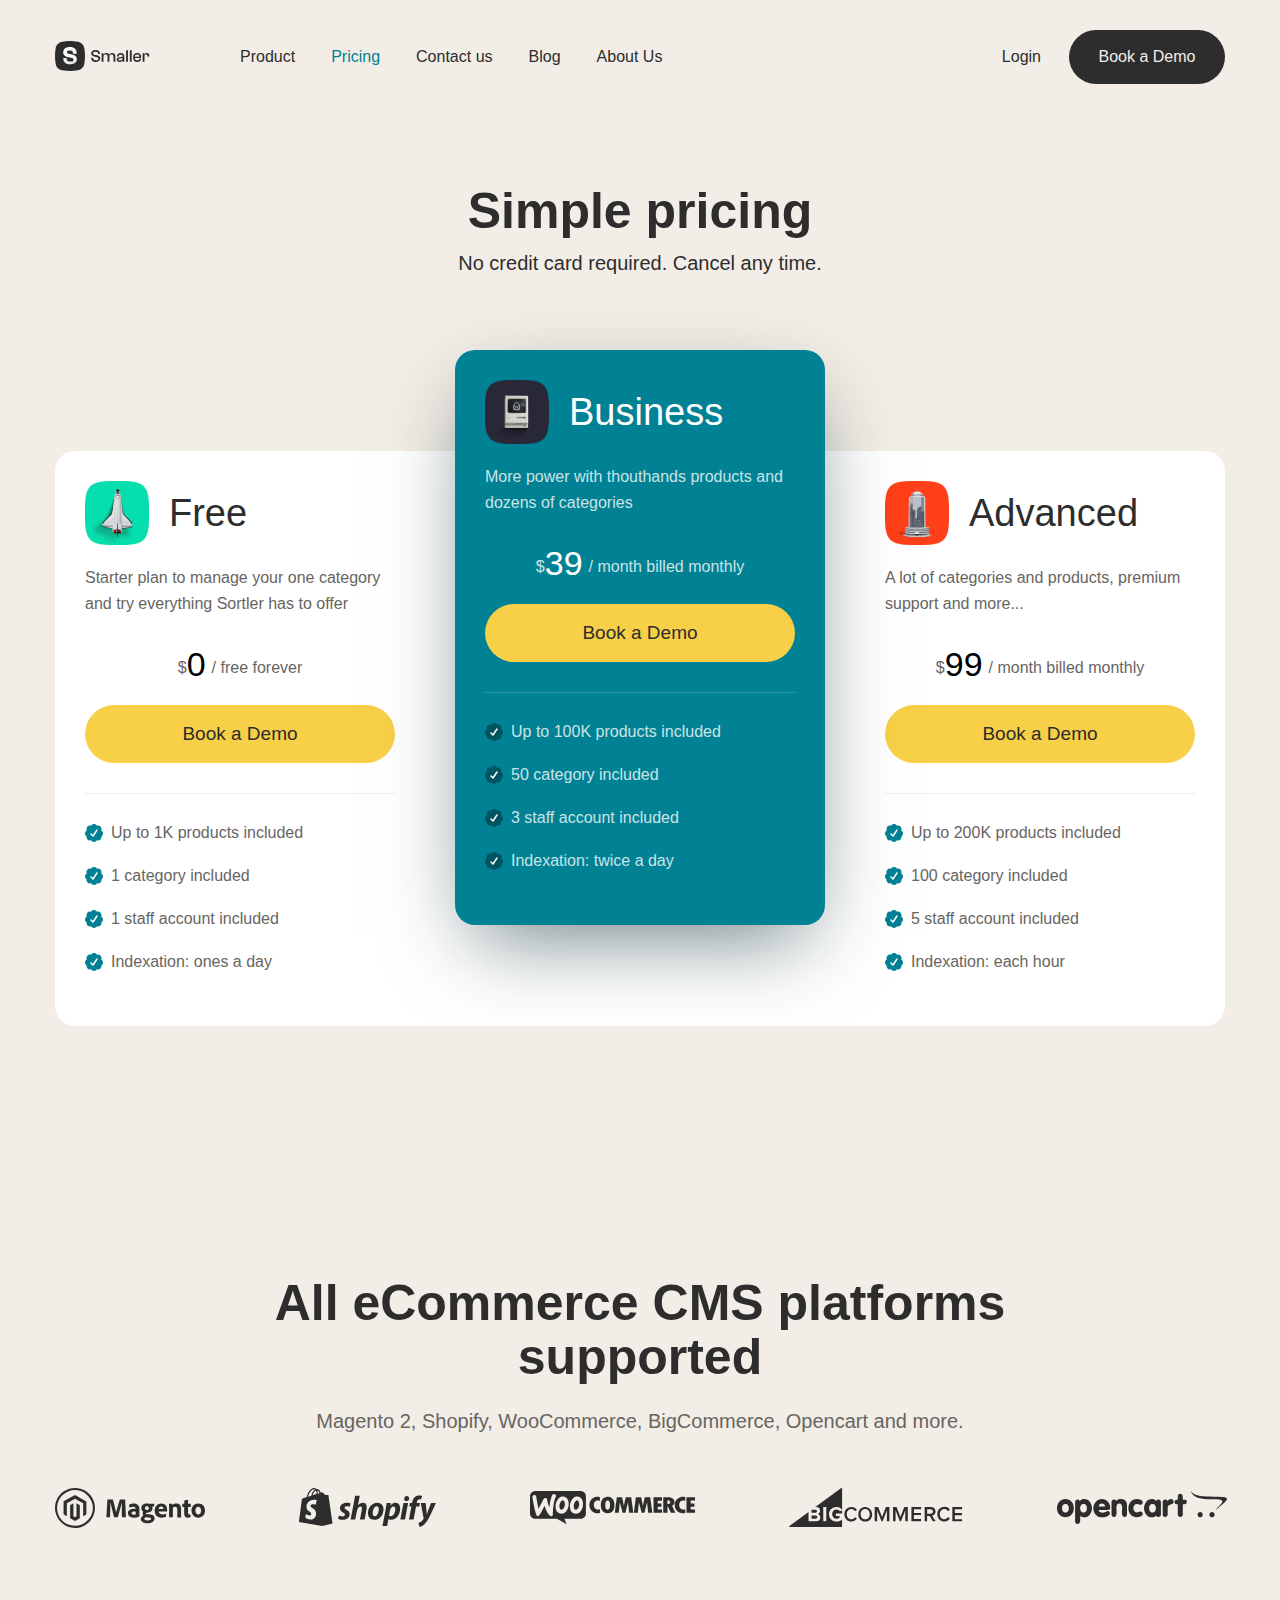
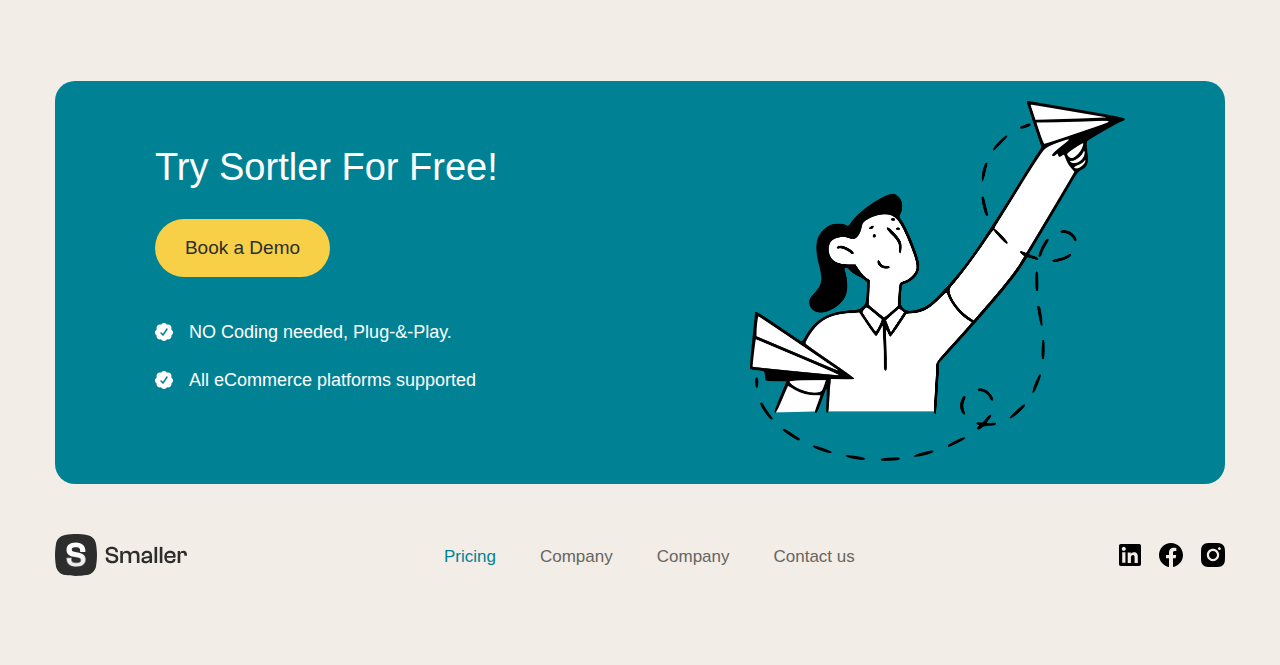
<file: pricing.html>
<!DOCTYPE html>
<html lang="en">
    <head>
        <meta charset="UTF-8" />
        <meta http-equiv="X-UA-Compatible" content="IE=edge" />
        <meta name="viewport" content="width=device-width, initial-scale=1.0" />
        <title>Smaller</title>

        <!-- Embed Favicon -->
        <link
            rel="apple-touch-icon"
            sizes="57x57"
            href="./assets/favicon/apple-icon-57x57.png"
        />
        <link
            rel="apple-touch-icon"
            sizes="60x60"
            href="./assets/favicon/apple-icon-60x60.png"
        />
        <link
            rel="apple-touch-icon"
            sizes="72x72"
            href="./assets/favicon/apple-icon-72x72.png"
        />
        <link
            rel="apple-touch-icon"
            sizes="76x76"
            href="./assets/favicon/apple-icon-76x76.png"
        />
        <link
            rel="apple-touch-icon"
            sizes="114x114"
            href="./assets/favicon/apple-icon-114x114.png"
        />
        <link
            rel="apple-touch-icon"
            sizes="120x120"
            href="./assets/favicon/apple-icon-120x120.png"
        />
        <link
            rel="apple-touch-icon"
            sizes="144x144"
            href="./assets/favicon/apple-icon-144x144.png"
        />
        <link
            rel="apple-touch-icon"
            sizes="152x152"
            href="./assets/favicon/apple-icon-152x152.png"
        />
        <link
            rel="apple-touch-icon"
            sizes="180x180"
            href="./assets/favicon/apple-icon-180x180.png"
        />
        <link
            rel="icon"
            type="image/png"
            sizes="192x192"
            href="./assets/favicon/android-icon-192x192.png"
        />
        <link
            rel="icon"
            type="image/png"
            sizes="32x32"
            href="./assets/favicon/favicon-32x32.png"
        />
        <link
            rel="icon"
            type="image/png"
            sizes="96x96"
            href="./assets/favicon/favicon-96x96.png"
        />
        <link
            rel="icon"
            type="image/png"
            sizes="16x16"
            href="./assets/favicon/favicon-16x16.png"
        />
        <link rel="manifest" href="./assets/favicon/manifest.json" />
        <meta name="msapplication-TileColor" content="#ffffff" />
        <meta
            name="msapplication-TileImage"
            content="./assets/favicon/ms-icon-144x144.png"
        />
        <meta name="theme-color" content="#ffffff" />

        <!-- Reset CSS -->
        <link rel="stylesheet" href="./assets/css/reset.css" />

        <!-- Embed Fonts -->
        <link rel="preconnect" href="https://fonts.cdnfonts.com" />
        <link
            href="https://fonts.cdnfonts.com/css/roobert?styles=49579,49577,49581"
            rel="stylesheet"
        />

        <!-- Styles CSS -->
        <link rel="stylesheet" href="./assets/css/styles.css" />
    </head>
    <body>
        <!-- Header -->
        <header id="header"></header>

        <!-- Main -->
        <main>
            <!-- Pricing -->
            <section id="price" class="price--pricing-page"></section>
        </main>

        <!-- Footer -->
        <footer id="footer"></footer>

        <!-- Import Script -->
        <script type="module" src="./assets/js/app.js"></script>
    </body>
</html>
</file>
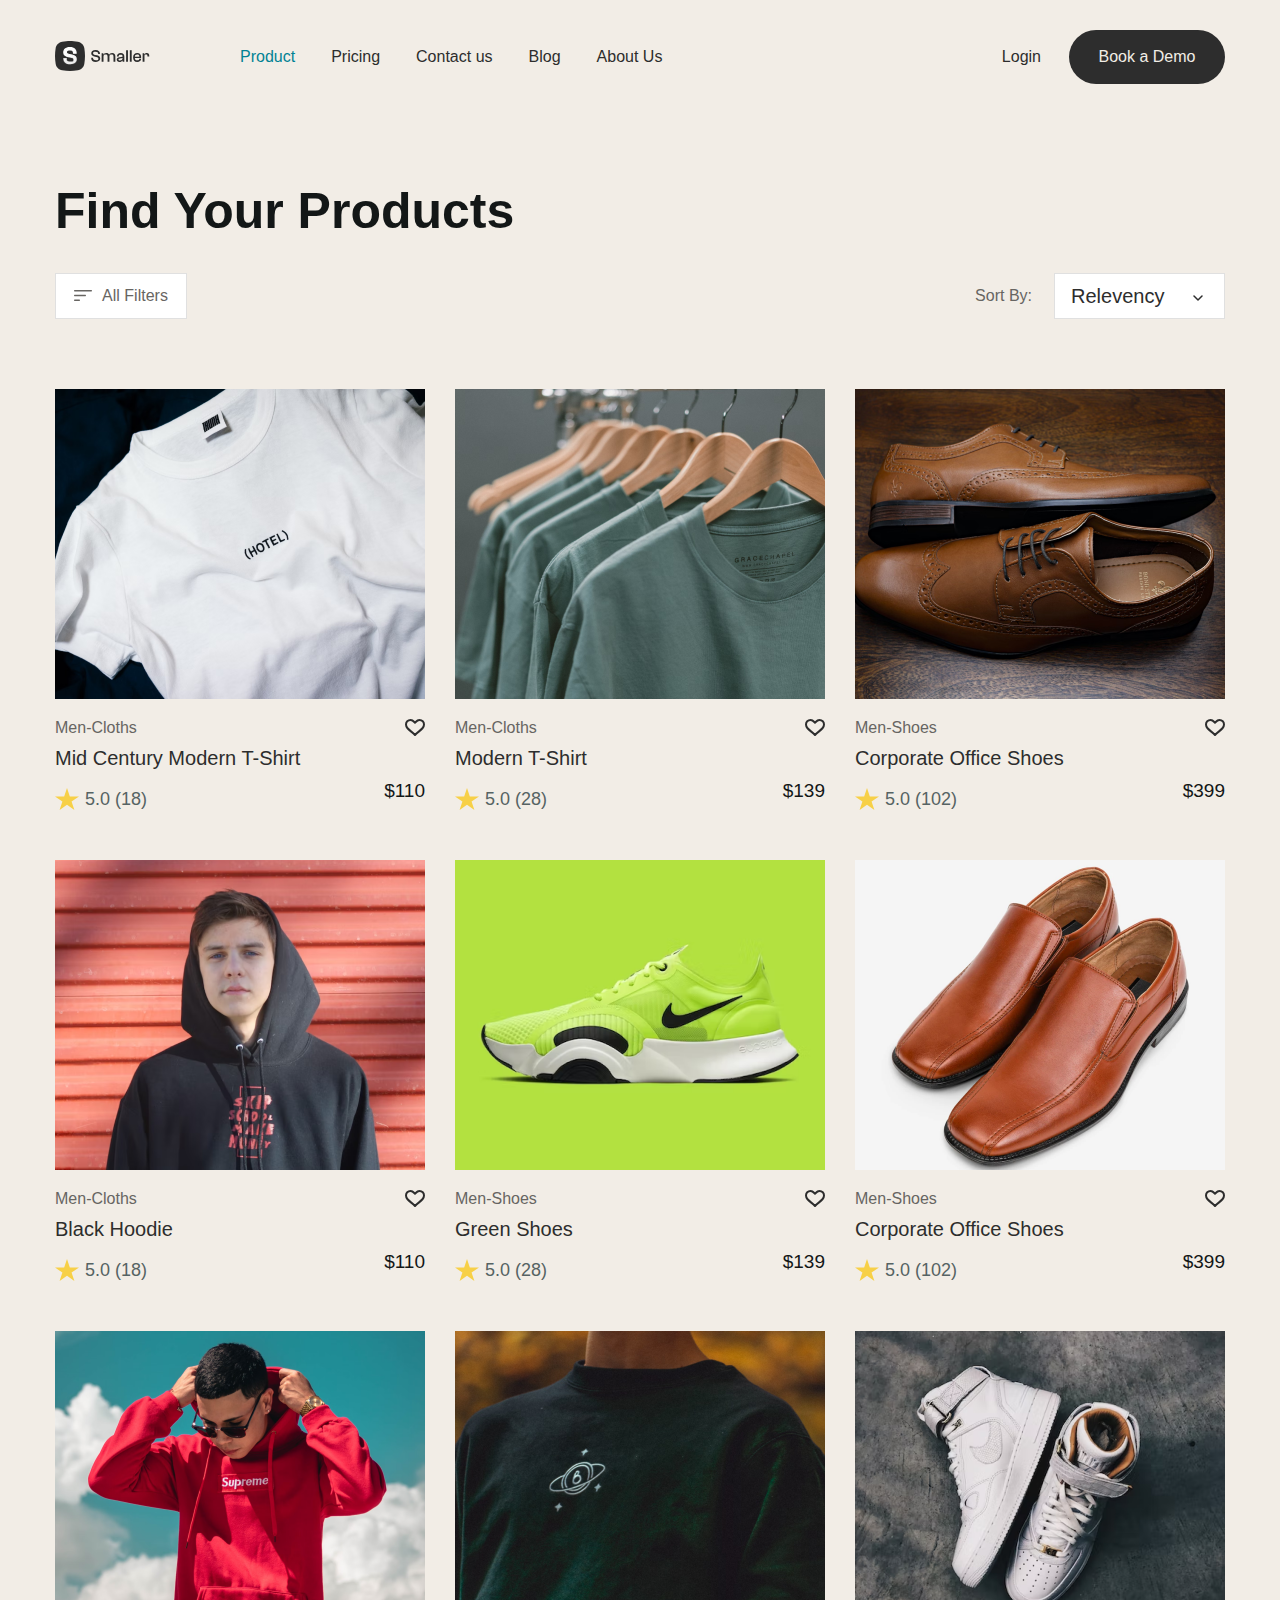
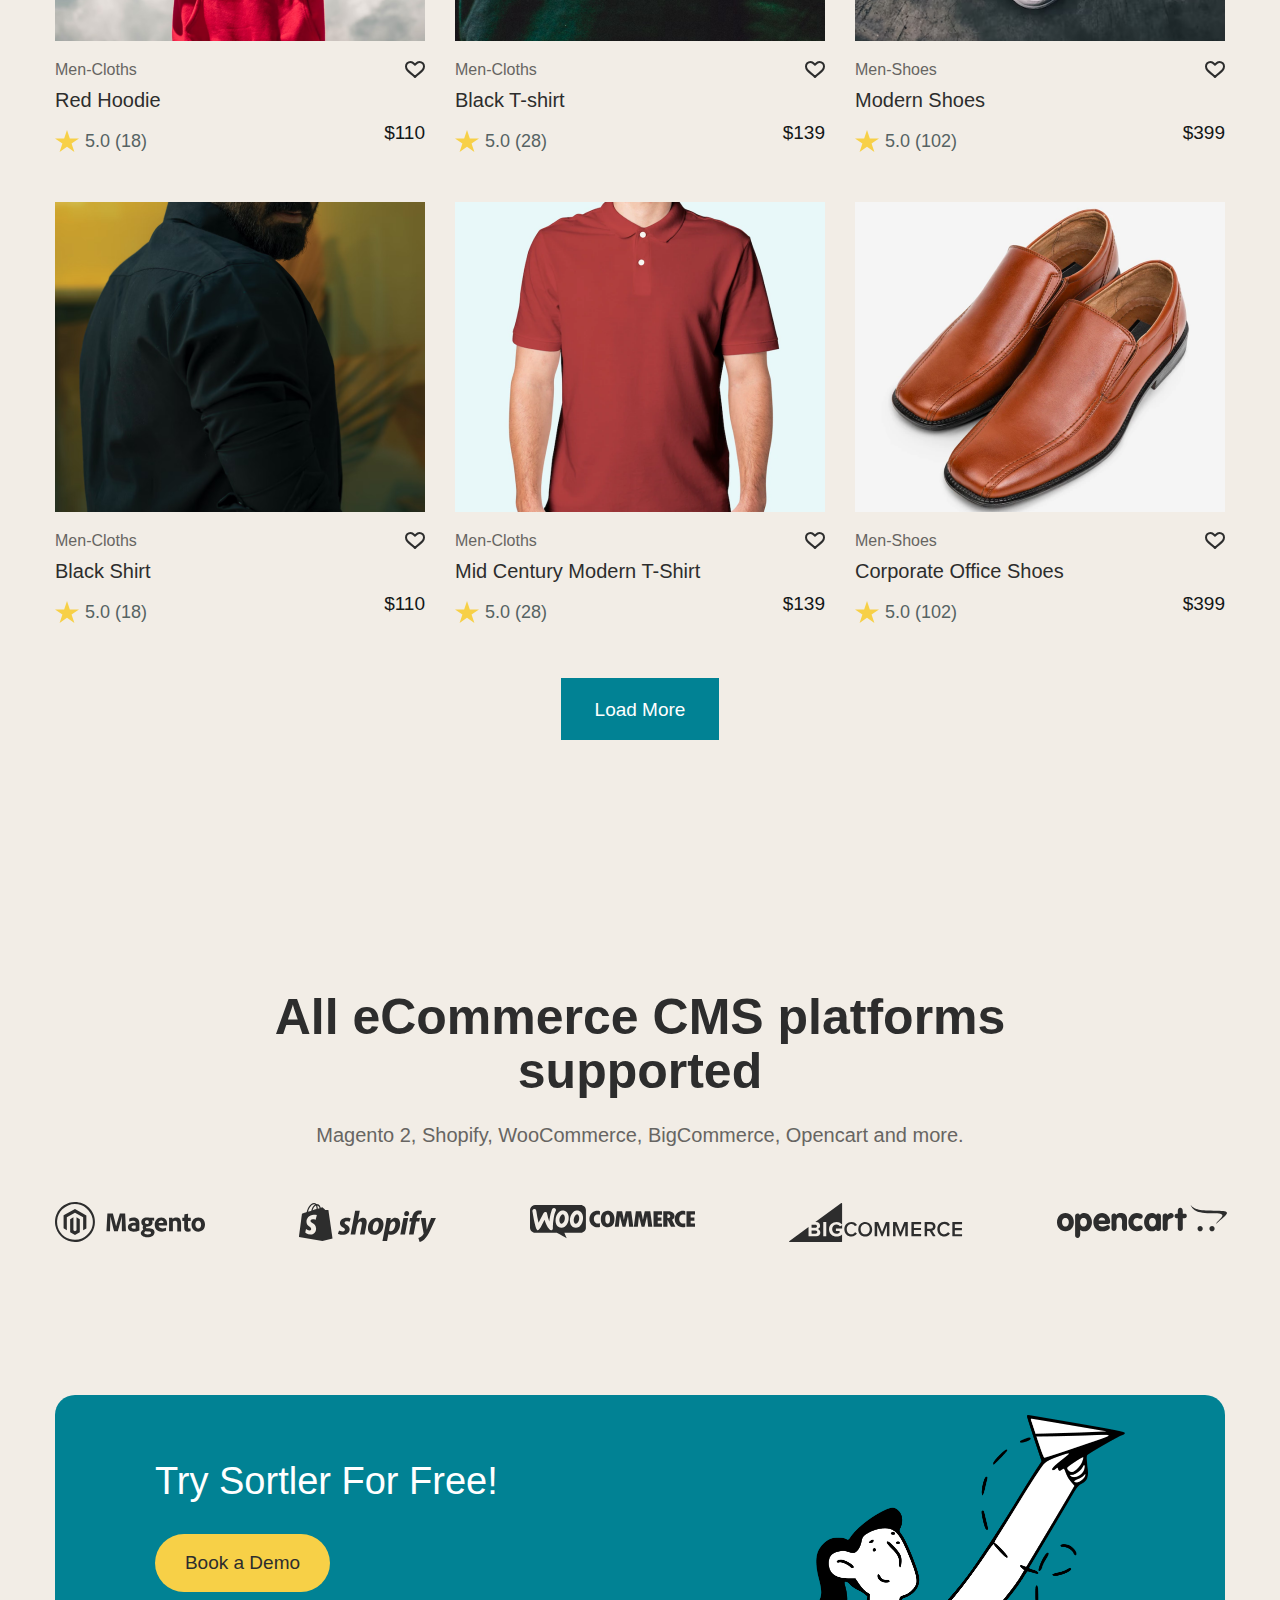
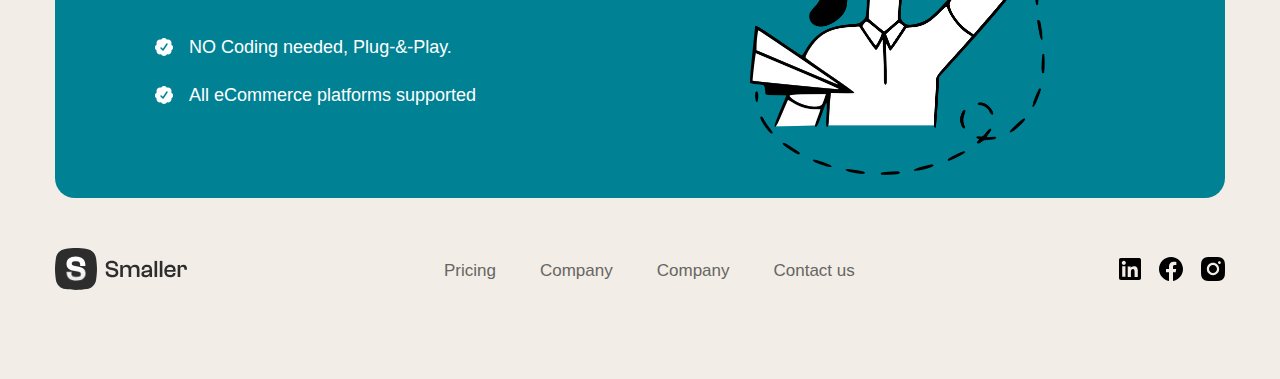
<file: product.html>
<!DOCTYPE html>
<html lang="en">
    <head>
        <meta charset="UTF-8" />
        <meta http-equiv="X-UA-Compatible" content="IE=edge" />
        <meta name="viewport" content="width=device-width, initial-scale=1.0" />
        <title>Smaller</title>

        <!-- Embed Favicon -->
        <link
            rel="apple-touch-icon"
            sizes="57x57"
            href="./assets/favicon/apple-icon-57x57.png"
        />
        <link
            rel="apple-touch-icon"
            sizes="60x60"
            href="./assets/favicon/apple-icon-60x60.png"
        />
        <link
            rel="apple-touch-icon"
            sizes="72x72"
            href="./assets/favicon/apple-icon-72x72.png"
        />
        <link
            rel="apple-touch-icon"
            sizes="76x76"
            href="./assets/favicon/apple-icon-76x76.png"
        />
        <link
            rel="apple-touch-icon"
            sizes="114x114"
            href="./assets/favicon/apple-icon-114x114.png"
        />
        <link
            rel="apple-touch-icon"
            sizes="120x120"
            href="./assets/favicon/apple-icon-120x120.png"
        />
        <link
            rel="apple-touch-icon"
            sizes="144x144"
            href="./assets/favicon/apple-icon-144x144.png"
        />
        <link
            rel="apple-touch-icon"
            sizes="152x152"
            href="./assets/favicon/apple-icon-152x152.png"
        />
        <link
            rel="apple-touch-icon"
            sizes="180x180"
            href="./assets/favicon/apple-icon-180x180.png"
        />
        <link
            rel="icon"
            type="image/png"
            sizes="192x192"
            href="./assets/favicon/android-icon-192x192.png"
        />
        <link
            rel="icon"
            type="image/png"
            sizes="32x32"
            href="./assets/favicon/favicon-32x32.png"
        />
        <link
            rel="icon"
            type="image/png"
            sizes="96x96"
            href="./assets/favicon/favicon-96x96.png"
        />
        <link
            rel="icon"
            type="image/png"
            sizes="16x16"
            href="./assets/favicon/favicon-16x16.png"
        />
        <link rel="manifest" href="./assets/favicon/manifest.json" />
        <meta name="msapplication-TileColor" content="#ffffff" />
        <meta
            name="msapplication-TileImage"
            content="./assets/favicon/ms-icon-144x144.png"
        />
        <meta name="theme-color" content="#ffffff" />

        <!-- Reset CSS -->
        <link rel="stylesheet" href="./assets/css/reset.css" />

        <!-- Embed Fonts -->
        <link rel="preconnect" href="https://fonts.cdnfonts.com" />
        <link
            href="https://fonts.cdnfonts.com/css/roobert?styles=49579,49577,49581"
            rel="stylesheet"
        />

        <!-- Styles CSS -->
        <link rel="stylesheet" href="./assets/css/styles.css" />
    </head>
    <body>
        <!-- Header -->
        <header id="header"></header>

        <!-- Main -->
        <main>
            <div class="product">
                <div class="container">
                    <div class="product__inner">
                        <h2 class="product__heading">Find Your Products</h2>
                        <div class="product__option">
                            <div class="product__filter">
                                <figure class="product__filter-img">
                                    <img
                                        src="./assets/icons/filter.svg"
                                        alt=""
                                    />
                                </figure>
                                <p class="product__filter-content">
                                    All Filters
                                </p>
                            </div>
                            <div class="product__sort">
                                <p class="product__sort-desc">Sort By:</p>
                                <div class="product__sort-dropdown">
                                    <p class="product__sort-title">Relevency</p>
                                    <figure class="product__sort-img">
                                        <img
                                            src="./assets/icons/relevency.svg"
                                            alt=""
                                        />
                                    </figure>
                                </div>
                            </div>
                        </div>
                        <div class="product__list">
                            <!-- Item 1 -->
                            <article class="product__item">
                                <figure class="product__item-img-wrapper">
                                    <a href="#!">
                                        <img
                                            class="product__item-img"
                                            src="./assets/img/product-item-01.png"
                                            alt=""
                                        />
                                    </a>
                                    <p class="product__item-img-title">
                                        Add to Cart
                                    </p>
                                </figure>
                                <div class="product__item-content">
                                    <div class="row">
                                        <a
                                            href="#!"
                                            class="product__item-category"
                                        >
                                            Men-Cloths
                                        </a>
                                        <img
                                            class="product__item-heart"
                                            src="./assets/icons/heart.svg"
                                            alt=""
                                        />
                                    </div>
                                    <a
                                        href="#!"
                                        class="product__item-title line-clamp"
                                    >
                                        Mid Century Modern T-Shirt
                                    </a>
                                    <div class="row">
                                        <div class="product__item-rate">
                                            <img
                                                src="./assets/icons/star.svg"
                                                alt=""
                                                class="product__item-star"
                                            />
                                            <p class="product__item-rating">
                                                5.0 (18)
                                            </p>
                                        </div>
                                        <strong class="product__item-price"
                                            >$110</strong
                                        >
                                    </div>
                                </div>
                            </article>
                            <!-- Item 2 -->
                            <article class="product__item">
                                <figure class="product__item-img-wrapper">
                                    <a href="#!">
                                        <img
                                            class="product__item-img"
                                            src="./assets/img/product-item-02.png"
                                            alt=""
                                        />
                                    </a>
                                    <p class="product__item-img-title">
                                        Add to Cart
                                    </p>
                                </figure>
                                <div class="product__item-content">
                                    <div class="row">
                                        <a
                                            href="#!"
                                            class="product__item-category"
                                        >
                                            Men-Cloths
                                        </a>
                                        <img
                                            class="product__item-heart"
                                            src="./assets/icons/heart.svg"
                                            alt=""
                                        />
                                    </div>
                                    <a
                                        href="#!"
                                        class="product__item-title line-clamp"
                                    >
                                        Modern T-Shirt
                                    </a>
                                    <div class="row">
                                        <div class="product__item-rate">
                                            <img
                                                src="./assets/icons/star.svg"
                                                alt=""
                                                class="product__item-star"
                                            />
                                            <p class="product__item-rating">
                                                5.0 (28)
                                            </p>
                                        </div>
                                        <strong class="product__item-price"
                                            >$139</strong
                                        >
                                    </div>
                                </div>
                            </article>
                            <!-- Item 3 -->
                            <article class="product__item">
                                <figure class="product__item-img-wrapper">
                                    <a href="#!">
                                        <img
                                            class="product__item-img"
                                            src="./assets/img/product-item-03.png"
                                            alt=""
                                        />
                                    </a>
                                    <p class="product__item-img-title">
                                        Add to Cart
                                    </p>
                                </figure>
                                <div class="product__item-content">
                                    <div class="row">
                                        <a
                                            href="#!"
                                            class="product__item-category"
                                        >
                                            Men-Shoes
                                        </a>
                                        <img
                                            class="product__item-heart"
                                            src="./assets/icons/heart.svg"
                                            alt=""
                                        />
                                    </div>
                                    <a
                                        href="#!"
                                        class="product__item-title line-clamp"
                                    >
                                        Corporate Office Shoes
                                    </a>
                                    <div class="row">
                                        <div class="product__item-rate">
                                            <img
                                                src="./assets/icons/star.svg"
                                                alt=""
                                                class="product__item-star"
                                            />
                                            <p class="product__item-rating">
                                                5.0 (102)
                                            </p>
                                        </div>
                                        <strong class="product__item-price"
                                            >$399</strong
                                        >
                                    </div>
                                </div>
                            </article>
                            <!-- Item 4 -->
                            <article class="product__item">
                                <figure class="product__item-img-wrapper">
                                    <a href="#!">
                                        <img
                                            class="product__item-img"
                                            src="./assets/img/product-item-04.png"
                                            alt=""
                                        />
                                    </a>
                                    <p class="product__item-img-title">
                                        Add to Cart
                                    </p>
                                </figure>
                                <div class="product__item-content">
                                    <div class="row">
                                        <a
                                            href="#!"
                                            class="product__item-category"
                                        >
                                            Men-Cloths
                                        </a>
                                        <img
                                            class="product__item-heart"
                                            src="./assets/icons/heart.svg"
                                            alt=""
                                        />
                                    </div>
                                    <a
                                        href="#!"
                                        class="product__item-title line-clamp"
                                    >
                                        Black Hoodie
                                    </a>
                                    <div class="row">
                                        <div class="product__item-rate">
                                            <img
                                                src="./assets/icons/star.svg"
                                                alt=""
                                                class="product__item-star"
                                            />
                                            <p class="product__item-rating">
                                                5.0 (18)
                                            </p>
                                        </div>
                                        <strong class="product__item-price"
                                            >$110</strong
                                        >
                                    </div>
                                </div>
                            </article>
                            <!-- Item 5 -->
                            <article class="product__item">
                                <figure class="product__item-img-wrapper">
                                    <a href="#!">
                                        <img
                                            class="product__item-img"
                                            src="./assets/img/product-item-05.png"
                                            alt=""
                                        />
                                    </a>
                                    <p class="product__item-img-title">
                                        Add to Cart
                                    </p>
                                </figure>
                                <div class="product__item-content">
                                    <div class="row">
                                        <a
                                            href="#!"
                                            class="product__item-category"
                                        >
                                            Men-Shoes
                                        </a>
                                        <img
                                            class="product__item-heart"
                                            src="./assets/icons/heart.svg"
                                            alt=""
                                        />
                                    </div>
                                    <a
                                        href="#!"
                                        class="product__item-title line-clamp"
                                    >
                                        Green Shoes
                                    </a>
                                    <div class="row">
                                        <div class="product__item-rate">
                                            <img
                                                src="./assets/icons/star.svg"
                                                alt=""
                                                class="product__item-star"
                                            />
                                            <p class="product__item-rating">
                                                5.0 (28)
                                            </p>
                                        </div>
                                        <strong class="product__item-price"
                                            >$139</strong
                                        >
                                    </div>
                                </div>
                            </article>
                            <!-- Item 6 -->
                            <article class="product__item">
                                <figure class="product__item-img-wrapper">
                                    <a href="#!">
                                        <img
                                            class="product__item-img"
                                            src="./assets/img/product-item-06.png"
                                            alt=""
                                        />
                                    </a>
                                    <p class="product__item-img-title">
                                        Add to Cart
                                    </p>
                                </figure>
                                <div class="product__item-content">
                                    <div class="row">
                                        <a
                                            href="#!"
                                            class="product__item-category"
                                        >
                                            Men-Shoes
                                        </a>
                                        <img
                                            class="product__item-heart"
                                            src="./assets/icons/heart.svg"
                                            alt=""
                                        />
                                    </div>
                                    <a
                                        href="#!"
                                        class="product__item-title line-clamp"
                                    >
                                        Corporate Office Shoes
                                    </a>
                                    <div class="row">
                                        <div class="product__item-rate">
                                            <img
                                                src="./assets/icons/star.svg"
                                                alt=""
                                                class="product__item-star"
                                            />
                                            <p class="product__item-rating">
                                                5.0 (102)
                                            </p>
                                        </div>
                                        <strong class="product__item-price"
                                            >$399</strong
                                        >
                                    </div>
                                </div>
                            </article>
                            <!-- Item 7 -->
                            <article class="product__item">
                                <figure class="product__item-img-wrapper">
                                    <a href="#!">
                                        <img
                                            class="product__item-img"
                                            src="./assets/img/product-item-07.png"
                                            alt=""
                                        />
                                    </a>
                                    <p class="product__item-img-title">
                                        Add to Cart
                                    </p>
                                </figure>
                                <div class="product__item-content">
                                    <div class="row">
                                        <a
                                            href="#!"
                                            class="product__item-category"
                                        >
                                            Men-Cloths
                                        </a>
                                        <img
                                            class="product__item-heart"
                                            src="./assets/icons/heart.svg"
                                            alt=""
                                        />
                                    </div>
                                    <a
                                        href="#!"
                                        class="product__item-title line-clamp"
                                    >
                                        Red Hoodie
                                    </a>
                                    <div class="row">
                                        <div class="product__item-rate">
                                            <img
                                                src="./assets/icons/star.svg"
                                                alt=""
                                                class="product__item-star"
                                            />
                                            <p class="product__item-rating">
                                                5.0 (18)
                                            </p>
                                        </div>
                                        <strong class="product__item-price"
                                            >$110</strong
                                        >
                                    </div>
                                </div>
                            </article>
                            <!-- Item 8 -->
                            <article class="product__item">
                                <figure class="product__item-img-wrapper">
                                    <a href="#!">
                                        <img
                                            class="product__item-img"
                                            src="./assets/img/product-item-08.png"
                                            alt=""
                                        />
                                    </a>
                                    <p class="product__item-img-title">
                                        Add to Cart
                                    </p>
                                </figure>
                                <div class="product__item-content">
                                    <div class="row">
                                        <a
                                            href="#!"
                                            class="product__item-category"
                                        >
                                            Men-Cloths
                                        </a>
                                        <img
                                            class="product__item-heart"
                                            src="./assets/icons/heart.svg"
                                            alt=""
                                        />
                                    </div>
                                    <a
                                        href="#!"
                                        class="product__item-title line-clamp"
                                    >
                                        Black T-shirt
                                    </a>
                                    <div class="row">
                                        <div class="product__item-rate">
                                            <img
                                                src="./assets/icons/star.svg"
                                                alt=""
                                                class="product__item-star"
                                            />
                                            <p class="product__item-rating">
                                                5.0 (28)
                                            </p>
                                        </div>
                                        <strong class="product__item-price"
                                            >$139</strong
                                        >
                                    </div>
                                </div>
                            </article>
                            <!-- Item 9 -->
                            <article class="product__item">
                                <figure class="product__item-img-wrapper">
                                    <a href="#!">
                                        <img
                                            class="product__item-img"
                                            src="./assets/img/product-item-09.png"
                                            alt=""
                                        />
                                    </a>
                                    <p class="product__item-img-title">
                                        Add to Cart
                                    </p>
                                </figure>
                                <div class="product__item-content">
                                    <div class="row">
                                        <a
                                            href="#!"
                                            class="product__item-category"
                                        >
                                            Men-Shoes
                                        </a>
                                        <img
                                            class="product__item-heart"
                                            src="./assets/icons/heart.svg"
                                            alt=""
                                        />
                                    </div>
                                    <a
                                        href="#!"
                                        class="product__item-title line-clamp"
                                    >
                                        Modern Shoes
                                    </a>
                                    <div class="row">
                                        <div class="product__item-rate">
                                            <img
                                                src="./assets/icons/star.svg"
                                                alt=""
                                                class="product__item-star"
                                            />
                                            <p class="product__item-rating">
                                                5.0 (102)
                                            </p>
                                        </div>
                                        <strong class="product__item-price"
                                            >$399</strong
                                        >
                                    </div>
                                </div>
                            </article>
                            <!-- Item 10 -->
                            <article class="product__item">
                                <figure class="product__item-img-wrapper">
                                    <a href="#!">
                                        <img
                                            class="product__item-img"
                                            src="./assets/img/product-item-10.png"
                                            alt=""
                                        />
                                    </a>
                                    <p class="product__item-img-title">
                                        Add to Cart
                                    </p>
                                </figure>
                                <div class="product__item-content">
                                    <div class="row">
                                        <a
                                            href="#!"
                                            class="product__item-category"
                                        >
                                            Men-Cloths
                                        </a>
                                        <img
                                            class="product__item-heart"
                                            src="./assets/icons/heart.svg"
                                            alt=""
                                        />
                                    </div>
                                    <a
                                        href="#!"
                                        class="product__item-title line-clamp"
                                    >
                                        Black Shirt
                                    </a>
                                    <div class="row">
                                        <div class="product__item-rate">
                                            <img
                                                src="./assets/icons/star.svg"
                                                alt=""
                                                class="product__item-star"
                                            />
                                            <p class="product__item-rating">
                                                5.0 (18)
                                            </p>
                                        </div>
                                        <strong class="product__item-price"
                                            >$110</strong
                                        >
                                    </div>
                                </div>
                            </article>
                            <!-- Item 11 -->
                            <article class="product__item">
                                <figure class="product__item-img-wrapper">
                                    <a href="#!">
                                        <img
                                            class="product__item-img"
                                            src="./assets/img/product-item-11.png"
                                            alt=""
                                        />
                                    </a>
                                    <p class="product__item-img-title">
                                        Add to Cart
                                    </p>
                                </figure>
                                <div class="product__item-content">
                                    <div class="row">
                                        <a
                                            href="#!"
                                            class="product__item-category"
                                        >
                                            Men-Cloths
                                        </a>
                                        <img
                                            class="product__item-heart"
                                            src="./assets/icons/heart.svg"
                                            alt=""
                                        />
                                    </div>
                                    <a
                                        href="#!"
                                        class="product__item-title line-clamp"
                                    >
                                        Mid Century Modern T-Shirt
                                    </a>
                                    <div class="row">
                                        <div class="product__item-rate">
                                            <img
                                                src="./assets/icons/star.svg"
                                                alt=""
                                                class="product__item-star"
                                            />
                                            <p class="product__item-rating">
                                                5.0 (28)
                                            </p>
                                        </div>
                                        <strong class="product__item-price"
                                            >$139</strong
                                        >
                                    </div>
                                </div>
                            </article>
                            <!-- Item 12 -->
                            <article class="product__item">
                                <figure class="product__item-img-wrapper">
                                    <a href="#!">
                                        <img
                                            class="product__item-img"
                                            src="./assets/img/product-item-12.png"
                                            alt=""
                                        />
                                    </a>
                                    <p class="product__item-img-title">
                                        Add to Cart
                                    </p>
                                </figure>
                                <div class="product__item-content">
                                    <div class="row">
                                        <a
                                            href="#!"
                                            class="product__item-category"
                                        >
                                            Men-Shoes
                                        </a>
                                        <img
                                            class="product__item-heart"
                                            src="./assets/icons/heart.svg"
                                            alt=""
                                        />
                                    </div>
                                    <a
                                        href="#!"
                                        class="product__item-title line-clamp"
                                    >
                                        Corporate Office Shoes
                                    </a>
                                    <div class="row">
                                        <div class="product__item-rate">
                                            <img
                                                src="./assets/icons/star.svg"
                                                alt=""
                                                class="product__item-star"
                                            />
                                            <p class="product__item-rating">
                                                5.0 (102)
                                            </p>
                                        </div>
                                        <strong class="product__item-price"
                                            >$399</strong
                                        >
                                    </div>
                                </div>
                            </article>
                        </div>
                        <button class="btn--secondary product__btn">
                            Load More
                        </button>
                    </div>
                </div>
            </div>
        </main>

        <!-- Footer -->
        <footer id="footer"></footer>

        <!-- Import Script -->
        <script type="module" src="./assets/js/app.js"></script>
    </body>
</html>
</file>
<file: assets/css/styles.css>
@import url(./error.css);
@import url(./forthcoming.css);
@import url(./contact.css);
@import url(./product.css);
@import url(./blog.css);

* {
    box-sizing: border-box;
}

:root {
    --primary-color: #005461;
    --secondary-color: #018294;
    --button-color: #f7d047;
    --text-color: #2d2d2d;
}

html {
    font-size: 62.5%;
}

body {
    font-family: "Roobert", sans-serif;
    font-size: 1.6rem;
}

a {
    text-decoration: none;
}

input,
select,
textarea,
button {
    font-size: inherit;
    font-family: inherit;
}

/* ==================== Common ==================== */
.container {
    width: 1170px;
    max-width: calc(100% - 48px);
    margin-left: auto;
    margin-right: auto;
}

.btn {
    --height: 58px;
    display: inline-block;
    min-width: 175px;
    height: var(--height);
    line-height: var(--height);
    background: var(--button-color);
    border-radius: 99px;
    font-weight: 500;
    font-size: 1.9rem;
    text-align: center;
    color: var(--text-color);
}

.btn:hover {
    opacity: 0.9;
}

.btn--secondary {
    --height: 62px;
    display: inline-block;
    min-width: 158px;
    height: var(--height);
    line-height: var(--height);
    background: #018294;
    font-weight: 500;
    font-size: 1.9rem;
    text-align: center;
    color: #ffffff;
}

.btn--secondary:hover {
    opacity: 0.9;
    cursor: pointer;
}

.section-heading {
    font-weight: 600;
    font-size: 5rem;
    line-height: 1.08;
    text-align: center;
    color: #ffffff;
}

.section-desc {
    font-size: 2rem;
    line-height: 1.7;
    text-align: center;
    color: rgba(255, 255, 255, 0.8);
}

.strong-text {
    font-weight: 500;
}

.white-text {
    color: #ffffff;
}

.line-clamp {
    display: -webkit-box;
    -webkit-line-clamp: var(--line-clamp, 1);
    -webkit-box-orient: vertical;
    overflow: hidden;
}

/* ==================== Header ==================== */
#header {
    padding: 30px 0;
    background: #f2ede6;
}

.header__inner {
    display: flex;
    align-items: center;
}

.navbar {
    margin-left: 72px;
}

.navbar__list {
    display: flex;
}

.header-action__login,
.navbar__link {
    display: inline-block;
    padding: 18px;
    font-size: 1.6rem;
    line-height: 1.12;
    color: var(--text-color);
}

.navbar__link--active,
.footer__navbar-link:hover,
.header-action__login:hover,
.navbar__link:hover {
    color: var(--secondary-color);
}

.header-action {
    margin-left: auto;
    display: flex;
    align-items: center;
    column-gap: 10px;
}

.header-action__book {
    --height: 54px;
    min-width: 156px;
    font-size: 1.6rem;
    font-weight: 400;
    background-color: var(--text-color);
    color: #f2ede6;
}

/* ==================== Hero ==================== */
.hero {
    padding: 70px 0 90px;
    background: #f2ede6;
}

.hero__inner {
    display: flex;
}

.hero__content {
    align-self: center;
    flex-shrink: 0;
    width: calc((570 / 1170) * 100%);
}

.hero__heading {
    font-weight: 600;
    font-size: 7.8rem;
    line-height: 1.13;
    letter-spacing: 0.01em;
    color: var(--text-color);
}

.hero__heading-img {
    width: 174px;
    height: 56px;
    object-fit: cover;
    border-radius: 50px;
}

.hero__desc {
    margin-top: 20px;
    font-size: 2rem;
    line-height: 1.7;
    color: #676562;
}

.hero-action {
    margin-top: 44px;
    display: flex;
    column-gap: 30px;
}

.hero-action__asking {
    min-width: 189px;
    background-color: transparent;
    border: 1px solid #676562;
}

.hero__media {
    margin-left: 30px;
}

.hero__media-img {
    width: 676px;
    height: 526px;
    object-fit: cover;
}

/* ==================== Sales ==================== */
.sale {
    padding-top: 140px;
    background-color: var(--primary-color);
}

.sale__row {
    margin-top: 70px;
    display: grid;
    grid-template-columns: repeat(3, 1fr);
    justify-content: center;
    column-gap: 80px;
    padding: 0 25px;
}

.sale-item {
    text-align: center;
}

.sale-item__title {
    margin-top: 43px;
    margin-left: auto;
    margin-right: auto;
    width: 286px;
    font-weight: 500;
    font-size: 2.8rem;
    line-height: 1.21;
    color: #ffffff;
}

.sale-item__desc {
    margin-top: 18px;
    font-size: 1.6rem;
    line-height: 1.62;
    color: #ffffff;
}

/* ==================== Works ==================== */
.work {
    padding-top: 140px;
    background-color: var(--primary-color);
}

.work__desc {
    margin-top: 18px;
    line-height: 1.2;
}

.work__list {
    margin-top: 90px;
}

.work-item {
    position: relative;
    display: grid;
    grid-template-columns: 1fr 0.03fr 1fr;
    column-gap: 97px;
}

.work-item:not(:last-child) {
    padding-bottom: 136px;
}

.work-item + .work-item {
    margin-top: 4px;
}

.work-item::after {
    position: absolute;
    bottom: 0;
    left: 50%;
    transform: translateX(-50%);
    content: "";
    display: inline-block;
    width: 2px;
    height: calc(100% - 80px);
    background-color: #8ca4a8;
}

.work-item:nth-child(1) .work-item__media {
    padding: 34px;
}

.work-item:nth-child(2) .work-item__media {
    padding: 30px;
}

.work-item:nth-child(3) .work-item__media {
    padding: 30px 28px;
}

.work-item:nth-child(4) .work-item__media {
    padding: 30px 34px;
}

.work-item:nth-child(5) .work-item__media {
    padding: 30px;
}

.work-item:nth-child(even) .work-item__content {
    order: 1;
}

.work-item:nth-child(even) .work-item__progress {
    order: 2;
}

.work-item:nth-child(even) .work-item__media {
    order: 3;
}

.work-item__media {
    background-color: var(--secondary-color);
    border-radius: 20px;
}

.work-item__img {
    width: 100%;
    border-radius: inherit;
}

.work-item__progress {
    margin-top: 20px;
    display: flex;
    align-items: center;
    justify-content: center;
    width: 36px;
    height: 36px;
    background-color: rgba(45, 45, 45, 0.7);
    font-weight: 500;
    font-size: 1.8rem;
    line-height: 1;
    color: #ffffff;
    border-radius: 50%;
    letter-spacing: 2px;
}

.work-item__progress--active {
    --height: 0;
    position: relative;
    z-index: 1;
    color: #000000;
    background-color: var(--button-color);
}

.work-item__progress--active::before {
    position: absolute;
    top: 36px;
    left: 50%;
    transform: translateX(-50%);
    content: "";
    display: inline-block;
    width: 2px;
    height: var(--height);
    background-color: var(--button-color);
}

.work-item__title {
    font-weight: 500;
    font-size: 3.8rem;
    line-height: 1.16;
    color: #ffffff;
}

.work-item__desc {
    margin-top: 18px;
    font-size: 1.6rem;
    line-height: 1.62;
    color: rgba(255, 255, 255, 0.8);
}

.work-item__desc + .work-item__desc {
    margin-top: 30px;
}

.work-item__list {
    margin-top: 20px;
    padding-top: 30px;
    border-top: 1px solid rgba(255, 255, 255, 0.8);
}

.work-item__list-item {
    position: relative;
    margin-bottom: 16px;
    padding-left: 15px;
    font-size: 1.6rem;
    line-height: 1.12;
    color: rgba(255, 255, 255, 0.8);
}

.work-item__list-item::before {
    position: absolute;
    top: 50%;
    left: 0;
    content: "";
    display: inline-block;
    width: 4px;
    height: 4px;
    border-radius: 50%;
    background-color: currentColor;
}

/* ==================== Benefits ==================== */
.benefit {
    padding-top: 140px;
    background-color: var(--primary-color);
}

.benefit__list {
    margin-top: 100px;
    display: grid;
    grid-template-columns: repeat(3, 300px);
    gap: 120px 100px;
}

.benefit-item {
    position: relative;
}

.benefit-item:not(:nth-child(3n + 3)):before {
    position: absolute;
    top: 0;
    right: -50px;
    content: "";
    display: inline-block;
    width: 1px;
    height: 100%;
    background-color: rgba(255, 255, 255, 0.1);
}

.benefit-item:not(:nth-child(-n + 3))::before {
    height: calc(100% + 120px);
    transform: translateY(-120px);
}

.benefit-item:not(:nth-last-child(-n + 3)):after {
    position: absolute;
    left: 0;
    bottom: -60px;
    content: "";
    display: inline-block;
    width: calc(100% + 50px);
    height: 1px;
    background-color: rgba(255, 255, 255, 0.1);
}

.benefit-item:not(:nth-child(3n + 1))::after {
    width: calc(100% + 100px);
    transform: translateX(-50px);
}

.benefit-item__img-wrap {
    display: flex;
    align-items: center;
    justify-content: center;
    width: 70px;
    height: 70px;
    background-color: var(--secondary-color);
    border-radius: 10px;
}

.benefit-item__title {
    margin-top: 30px;
    font-weight: 500;
    font-size: 2rem;
    line-height: 1.2;
    color: #ffffff;
}

.benefit-item__desc {
    margin-top: 14px;
    font-size: 1.6rem;
    line-height: 1.62;
    color: rgba(255, 255, 255, 0.8);
}

/* ==================== Pricing ==================== */
#price {
    padding: 140px 0 503px;
    background-color: var(--primary-color);
}

#price.price--pricing-page {
    padding: 70px 0 150px;
    background: #f2ede6;
}

.price__inner {
    position: relative;
}

#price.price--pricing-page .price__desc,
#price.price--pricing-page .price__heading {
    color: var(--text-color);
}

.price__desc {
    margin-top: 8px;
}

.price__list {
    position: absolute;
    top: 100%;
    left: 0;
    margin-top: 171px;
    background-color: #ffffff;
    border-radius: 20px;
    display: grid;
    grid-template-columns: repeat(3, 1fr);
    column-gap: 30px;
}

#price.price--pricing-page .price__list {
    position: relative;
}

.price-item--active {
    position: relative;
}

.price-item--active .price-item__inner {
    position: absolute;
    top: -101px;
    background: var(--secondary-color);
    box-shadow: 0px 30px 80px -20px rgba(0, 35, 40, 0.59);
    border-radius: 20px;
}

.price-item--active .price-item__value,
.price-item--active .price-item__title {
    color: #ffffff;
}

.price-item--active .price-item__text,
.price-item--active .price-item__expense,
.price-item--active .price-item__desc {
    color: rgba(255, 255, 255, 0.8);
}

.price-item--active .price-item__list {
    border-top-color: rgba(242, 237, 230, 0.2);
}

.price-item--active .price-item__icon {
    color: var(--primary-color);
}

.price-item__inner {
    padding: 30px;
}

.price-item__header {
    display: flex;
    align-items: center;
    column-gap: 20px;
}

.price-item__img {
    width: 64px;
    height: 64px;
}

.price-item__title {
    font-weight: 500;
    font-size: 3.8rem;
    line-height: 1.16;
    color: var(--text-color);
}

.price-item__desc {
    margin-top: 20px;
    font-size: 1.6rem;
    line-height: 1.62;
    color: #676562;
}

.price-item__expense {
    display: flex;
    align-items: flex-end;
    justify-content: center;
    margin-top: 30px;
    font-size: 1.6rem;
    line-height: 1.62;
    color: #676562;
}

.price-item__value {
    margin-right: 6px;
    font-size: 3.4rem;
    font-weight: 500;
    line-height: 1;
    color: #000000;
}

.price-item__cta {
    margin-top: 24px;
    display: block;
}

.price-item__list {
    margin-top: 30px;
    padding-top: 30px;
    border-top: 1px solid #f2ede6;
}

.price-item__list-item {
    margin-bottom: 22px;
    display: flex;
    column-gap: 8px;
}

.price-item__icon {
    color: var(--secondary-color);
}

.price-item__text {
    font-size: 1.6rem;
    line-height: 1.12;
    color: #676562;
}

/* ==================== Footer ==================== */
#footer {
    background: #f2ede6;
    padding-top: 100px;
    padding-bottom: 86px;
}

#footer.footer--main-page {
    padding-top: 362px;
}

.footer__heading {
    margin: 0 auto;
    width: 875px;
    color: var(--text-color);
}

.footer__desc {
    margin-top: 20px;
    color: #676562;
}

.footer__brand-list {
    margin-top: 50px;
    display: flex;
    align-items: center;
    column-gap: 94px;
}

.footer__sortler {
    margin-top: 150px;
    padding: 20px 100px;
    display: flex;
    align-items: center;
    justify-content: space-between;
    background-color: var(--secondary-color);
    border-radius: 20px;
}

.footer__sortler-content {
    flex-shrink: 0;
}

.footer__sortler-heading {
    font-weight: 500;
    font-size: 3.8rem;
    line-height: 1.16;
    color: #ffffff;
}

.footer__sortler-btn {
    margin-top: 30px;
}

.footer__sortler-list {
    margin-top: 46px;
}

.footer__sortler-item {
    margin-bottom: 27px;
    display: flex;
    column-gap: 16px;
}

.footer__sortler-icon {
    color: #ffffff;
}

.footer__sortler-text {
    font-size: 1.8rem;
    line-height: 1;
    color: #ffffff;
}

.footer__sortler-img {
    width: 100%;
    height: 360px;
    object-fit: cover;
}

.footer__navigation {
    margin-top: 50px;
    display: flex;
    align-items: center;
}

.footer__logo {
    width: 133px;
    height: 42px;
}

.footer__navbar {
    margin-left: 234px;
}

.footer__navbar-list {
    display: flex;
}

.footer__navbar-link {
    padding: 0 22px;
    font-size: 1.7rem;
    line-height: 1;
    color: #676562;
}

.footer__navbar-link--active {
    color: var(--secondary-color);
}

.footer__action {
    margin-left: auto;
    display: flex;
    align-items: center;
    column-gap: 18px;
}
</file>
<file: assets/css/about.css>
.about {
    padding-top: 100px;
    background: #f2ede6;
}

.about__heading {
    font-weight: 600;
    font-size: 5rem;
    line-height: 1.08;
    text-align: center;
    color: #2d2d2d;
}

.about__wrapper {
    margin-top: 70px;
    display: flex;
}

.about__content {
    margin-right: 100px;
    display: flex;
    align-items: start;
    justify-content: center;
    flex-direction: column;
    width: 43%;
    flex-shrink: 0;
}

.about__title {
    font-weight: 600;
    font-size: 5rem;
    line-height: 1.08;
    color: #2d2d2d;
}

.about__desc {
    margin-top: 20px;
    font-weight: 400;
    font-size: 1.6rem;
    line-height: 1.62;
    color: #676562;
}

.about__btn {
    margin-top: 40px;
    border: transparent;
    outline: transparent;
}

.about__media {
    position: relative;
}

.about__img {
    width: 100%;
}

.about__img--big {
    display: block;
}

.about__img--small {
    position: absolute;
    left: 0;
    bottom: 0;
    width: 279px;
    height: 237px;
    border-top: 12px solid #fff;
    border-right: 14px solid #fff;
}

/* ======== Member ======== */

.member {
    padding-top: 150px;
    background: #f2ede6;
}

.member__heading {
    font-weight: 600;
    font-size: 5rem;
    line-height: 1.08;
    text-align: center;
    color: #2d2d2d;
}

.member__list {
    margin-top: 70px;
    display: grid;
    grid-template-columns: repeat(3, 1fr);
    column-gap: 54px;
}

.member__item {
    padding: 13px;
    background: #fff;
    box-shadow: 0px 44px 74px rgba(0, 0, 0, 0.04);
    border-radius: 20px;
    text-align: center;
    overflow: hidden;
}

.member__item:hover .member__item-img {
    transform: scale(1.2);
}

.member__item-heading {
    margin-top: 14px;
    font-weight: 500;
    font-size: 2.8rem;
    line-height: 1.21;
    color: #2d2d2d;
}

.member__item-desc {
    margin-top: 8px;
    margin-bottom: 33px;
    font-weight: 500;
    font-size: 1.6rem;
    line-height: 1.12;
    color: #676562;
}

.member__item-footer {
    padding-bottom: 19px;
    display: flex;
    align-items: center;
    justify-content: center;
    column-gap: 12px;
}

.member__item-link {
    display: flex;
    align-items: center;
    justify-content: center;
    width: 36px;
    height: 36px;
    color: #018294;
    border: 1px solid #018294;
    border-radius: 50%;
    transition: all ease 0.3s;
}

.member__item-link:hover {
    color: #fff;
    background: #018294;
}

.member__item-media {
    border-radius: 10px 10px 0px 0px;
    height: 280px;
    overflow: hidden;
}

.member__item-img {
    width: 100%;
    overflow: hidden;
    transition: all ease 0.3s;
}

/* ======== Customer ======== */
.customer {
    padding-top: 150px;
    background: #f2ede6;
    text-align: center;
}

.customer__top {
    font-weight: 500;
    font-size: 1.9rem;
    line-height: 1;
    color: #676562;
}

.customer__heading {
    margin-top: 20px;
    font-weight: 600;
    font-size: 5rem;
    line-height: 1.08;
    color: #2d2d2d;
}

.customer__desc {
    margin-top: 20px;
    font-weight: 400;
    font-size: 18px;
    color: #676562;
}

.customer__list {
    margin-top: 88px;
    display: grid;
    grid-template-columns: repeat(3, 1fr);
    column-gap: 30px;
}

.customer__item {
    background: #ffffff;
    border: 1px solid #efefef;
    border-radius: 30px;
    transition: all ease 0.3s;
}

.customer__item:hover {
    transform: translateY(-30px);
}

.customer__media {
    margin-top: 40px;
    display: flex;
    align-items: center;
    justify-content: center;
    flex-direction: column;
}

.customer__media-img {
    width: 90px;
    height: 90px;
    border-radius: 50%;
}

.customer__img {
    border-radius: 50%;
    width: 100%;
    height: 100%;
    object-fit: cover;
}

.customer__icon {
    margin-top: 34px;
}

.customer__content {
    padding: 16px 43px 46px;
}

.customer__content-heading {
    font-weight: 500;
    font-size: 2.8rem;
    line-height: 1.21;
    color: #2d2d2d;
}

.customer__content-desc {
    margin-top: 25px;
    font-weight: 400;
    font-size: 1.6rem;
    line-height: 1.62;
    color: #676562;
}

.customer__footer {
    position: relative;
    padding-bottom: 230px;
}

.customer__footer-icon:first-child {
    left: 590px;
}

.customer__footer-icon:nth-child(2) {
    left: 570px;
}

.customer__footer-icon:nth-child(3) {
    left: 550px;
}

.customer__footer-icon:last-child {
    left: 610px;
}

.customer__footer-icon {
    position: absolute;
    bottom: 148px;
    content: "";
    width: 12px;
    height: 12px;
    border: 1px solid #018294;
    border-radius: 50px;
    cursor: pointer;
}

.customer__footer-icon.active {
    background: #018294;
}
</file>
